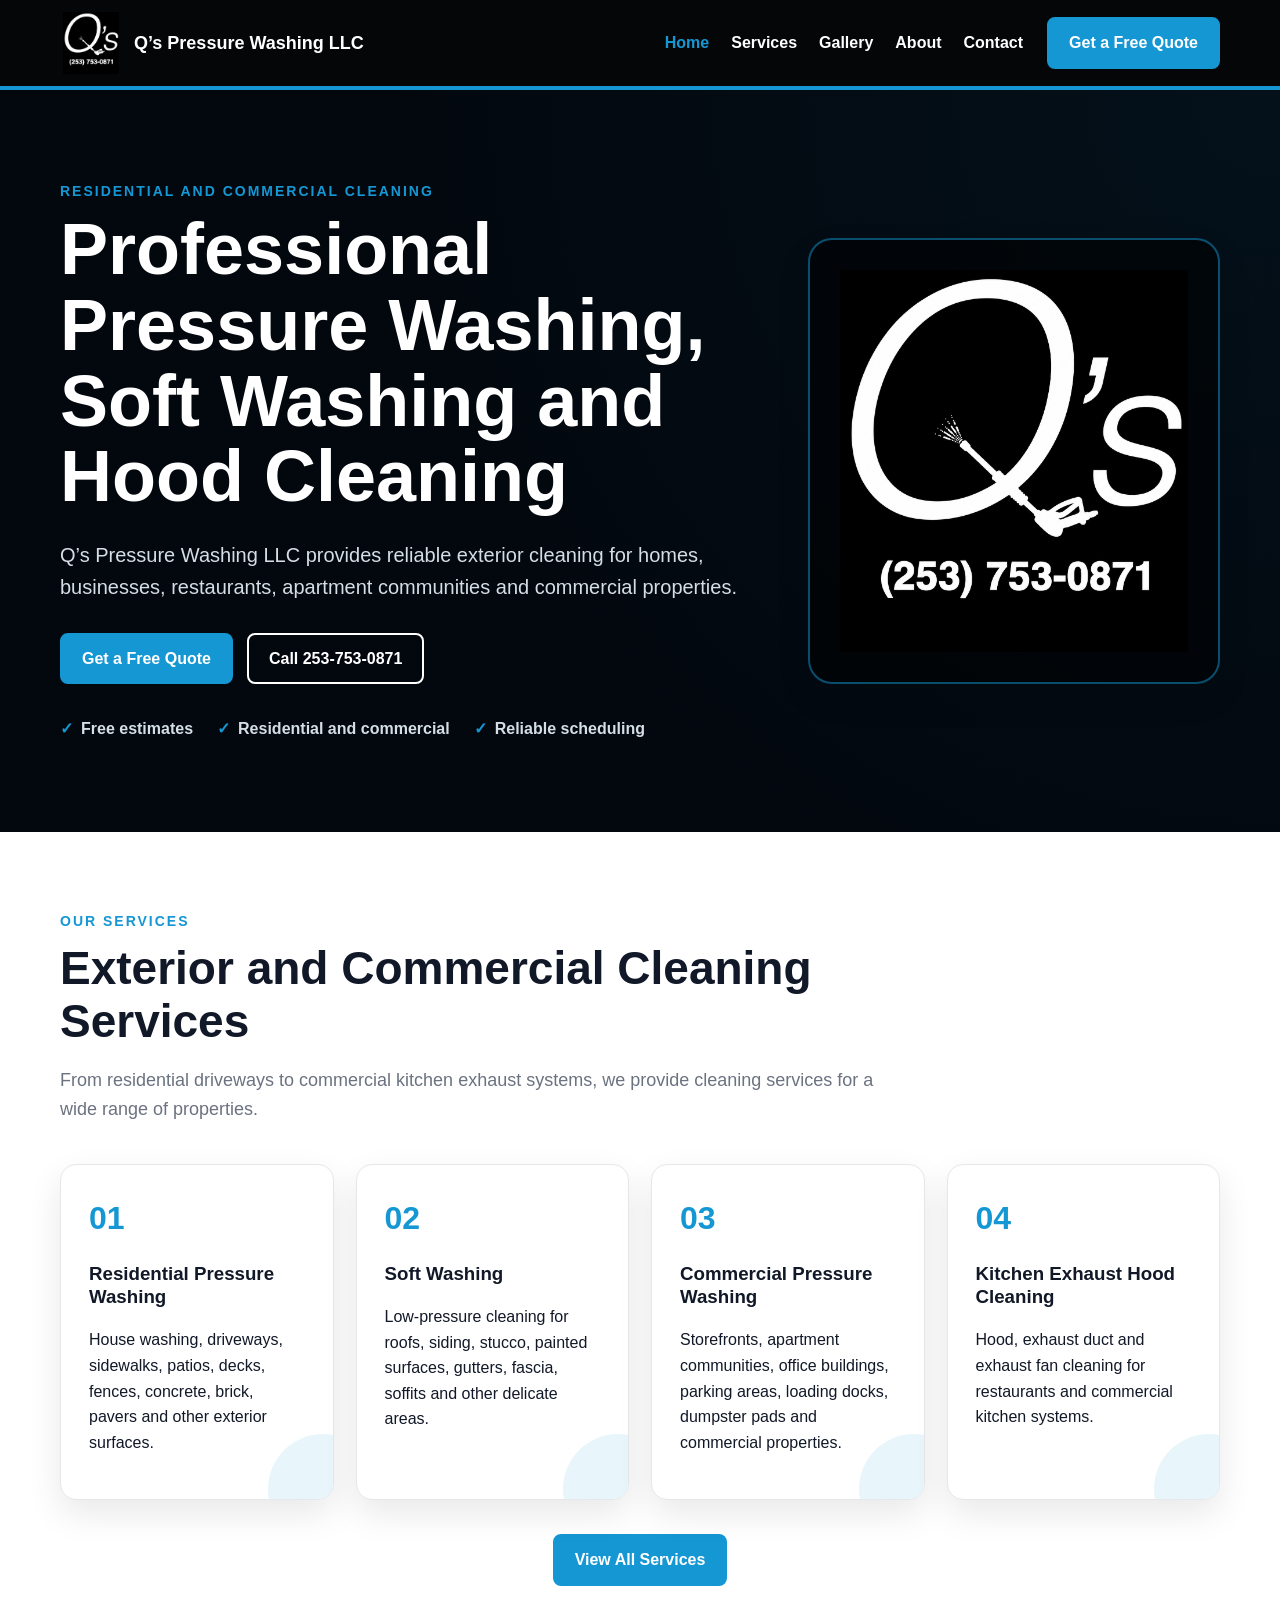
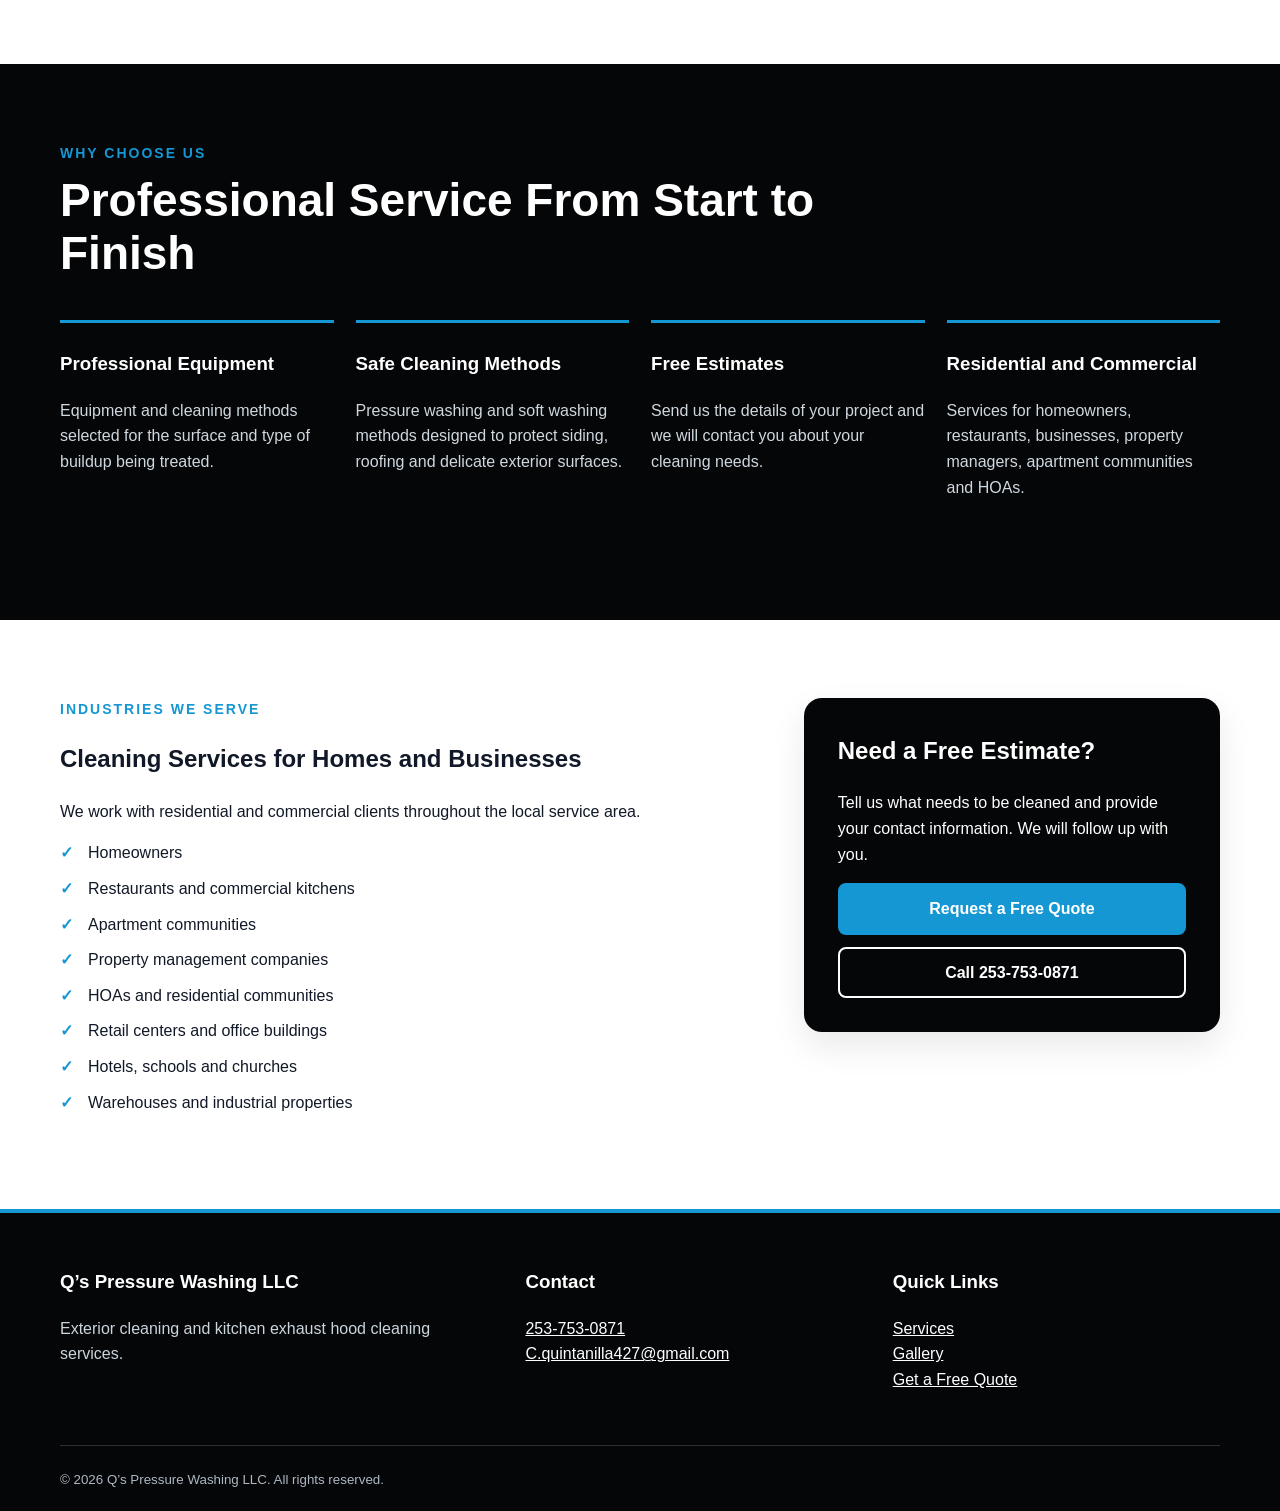
<file: index.html>
<!DOCTYPE html>
<html lang="en">
<head>
  <meta charset="UTF-8" />
  <meta name="viewport" content="width=device-width, initial-scale=1.0" />

  <title>Q’s Pressure Washing LLC | Exterior & Hood Cleaning</title>

  <meta
    name="description"
    content="Q’s Pressure Washing LLC provides residential and commercial pressure washing, soft washing, roof cleaning, concrete cleaning, and kitchen exhaust hood cleaning."
  />

  <link rel="stylesheet" href="styles.css" />
</head>

<body>
  <header class="site-header">
    <div class="container nav-container">
      <a class="brand" href="index.html">
        <img src="images/logo.png" alt="Q’s Pressure Washing LLC logo" />
        <span>Q’s Pressure Washing LLC</span>
      </a>

      <button class="menu-button" type="button" aria-label="Open navigation">
        ☰
      </button>

      <nav class="main-nav">
        <a class="active" href="index.html">Home</a>
        <a href="services.html">Services</a>
        <a href="gallery.html">Gallery</a>
        <a href="about.html">About</a>
        <a href="contact.html">Contact</a>
      </nav>

      <a class="btn primary header-quote" href="contact.html">
        Get a Free Quote
      </a>
    </div>
  </header>

  <main>
    <section class="hero">
      <div class="container hero-grid">
        <div class="hero-content">
          <p class="eyebrow">Residential and Commercial Cleaning</p>

          <h1>
            Professional Pressure Washing, Soft Washing and Hood Cleaning
          </h1>

          <p class="hero-text">
            Q’s Pressure Washing LLC provides reliable exterior cleaning for
            homes, businesses, restaurants, apartment communities and commercial
            properties.
          </p>

          <div class="button-row">
            <a class="btn primary" href="contact.html">Get a Free Quote</a>
            <a class="btn secondary" href="tel:2537530871">Call 253-753-0871</a>
          </div>

          <div class="trust-row">
            <span>Free estimates</span>
            <span>Residential and commercial</span>
            <span>Reliable scheduling</span>
          </div>
        </div>

        <div class="hero-logo-card">
          <img src="images/logo.png" alt="Q’s Pressure Washing LLC" />
        </div>
      </div>
    </section>

    <section class="section">
      <div class="container">
        <div class="section-heading">
          <p class="eyebrow">Our Services</p>
          <h2>Exterior and Commercial Cleaning Services</h2>
          <p>
            From residential driveways to commercial kitchen exhaust systems,
            we provide cleaning services for a wide range of properties.
          </p>
        </div>

        <div class="service-grid">
          <article class="card service-card">
            <div class="service-number">01</div>
            <h3>Residential Pressure Washing</h3>
            <p>
              House washing, driveways, sidewalks, patios, decks, fences,
              concrete, brick, pavers and other exterior surfaces.
            </p>
          </article>

          <article class="card service-card">
            <div class="service-number">02</div>
            <h3>Soft Washing</h3>
            <p>
              Low-pressure cleaning for roofs, siding, stucco, painted surfaces,
              gutters, fascia, soffits and other delicate areas.
            </p>
          </article>

          <article class="card service-card">
            <div class="service-number">03</div>
            <h3>Commercial Pressure Washing</h3>
            <p>
              Storefronts, apartment communities, office buildings, parking
              areas, loading docks, dumpster pads and commercial properties.
            </p>
          </article>

          <article class="card service-card">
            <div class="service-number">04</div>
            <h3>Kitchen Exhaust Hood Cleaning</h3>
            <p>
              Hood, exhaust duct and exhaust fan cleaning for restaurants and
              commercial kitchen systems.
            </p>
          </article>
        </div>

        <div class="center">
          <a class="btn primary" href="services.html">View All Services</a>
        </div>
      </div>
    </section>

    <section class="section dark-section">
      <div class="container">
        <div class="section-heading light-heading">
          <p class="eyebrow">Why Choose Us</p>
          <h2>Professional Service From Start to Finish</h2>
        </div>

        <div class="benefit-grid">
          <div class="benefit">
            <h3>Professional Equipment</h3>
            <p>
              Equipment and cleaning methods selected for the surface and type
              of buildup being treated.
            </p>
          </div>

          <div class="benefit">
            <h3>Safe Cleaning Methods</h3>
            <p>
              Pressure washing and soft washing methods designed to protect
              siding, roofing and delicate exterior surfaces.
            </p>
          </div>

          <div class="benefit">
            <h3>Free Estimates</h3>
            <p>
              Send us the details of your project and we will contact you about
              your cleaning needs.
            </p>
          </div>

          <div class="benefit">
            <h3>Residential and Commercial</h3>
            <p>
              Services for homeowners, restaurants, businesses, property
              managers, apartment communities and HOAs.
            </p>
          </div>
        </div>
      </div>
    </section>

    <section class="section">
      <div class="container split-section">
        <div>
          <p class="eyebrow">Industries We Serve</p>
          <h2>Cleaning Services for Homes and Businesses</h2>

          <p>
            We work with residential and commercial clients throughout the local
            service area.
          </p>

          <ul class="check-list">
            <li>Homeowners</li>
            <li>Restaurants and commercial kitchens</li>
            <li>Apartment communities</li>
            <li>Property management companies</li>
            <li>HOAs and residential communities</li>
            <li>Retail centers and office buildings</li>
            <li>Hotels, schools and churches</li>
            <li>Warehouses and industrial properties</li>
          </ul>
        </div>

        <div class="quote-box">
          <h2>Need a Free Estimate?</h2>

          <p>
            Tell us what needs to be cleaned and provide your contact
            information. We will follow up with you.
          </p>

          <a class="btn primary full-width" href="contact.html">
            Request a Free Quote
          </a>

          <a class="btn secondary full-width" href="tel:2537530871">
            Call 253-753-0871
          </a>
        </div>
      </div>
    </section>
  </main>

  <footer class="site-footer">
    <div class="container footer-grid">
      <div>
        <h3>Q’s Pressure Washing LLC</h3>
        <p>Exterior cleaning and kitchen exhaust hood cleaning services.</p>
      </div>

      <div>
        <h3>Contact</h3>
        <p>
          <a href="tel:2537530871">253-753-0871</a><br />
          <a href="mailto:C.quintanilla427@gmail.com">
            C.quintanilla427@gmail.com
          </a>
        </p>
      </div>

      <div>
        <h3>Quick Links</h3>
        <p>
          <a href="services.html">Services</a><br />
          <a href="gallery.html">Gallery</a><br />
          <a href="contact.html">Get a Free Quote</a>
        </p>
      </div>
    </div>

    <div class="container footer-bottom">
      <small>
        © <span id="year"></span> Q’s Pressure Washing LLC. All rights reserved.
      </small>
    </div>
  </footer>

  <a class="mobile-call-button" href="tel:2537530871">Call Now</a>

  <script src="script.js"></script>
</body>
</html>
</file>
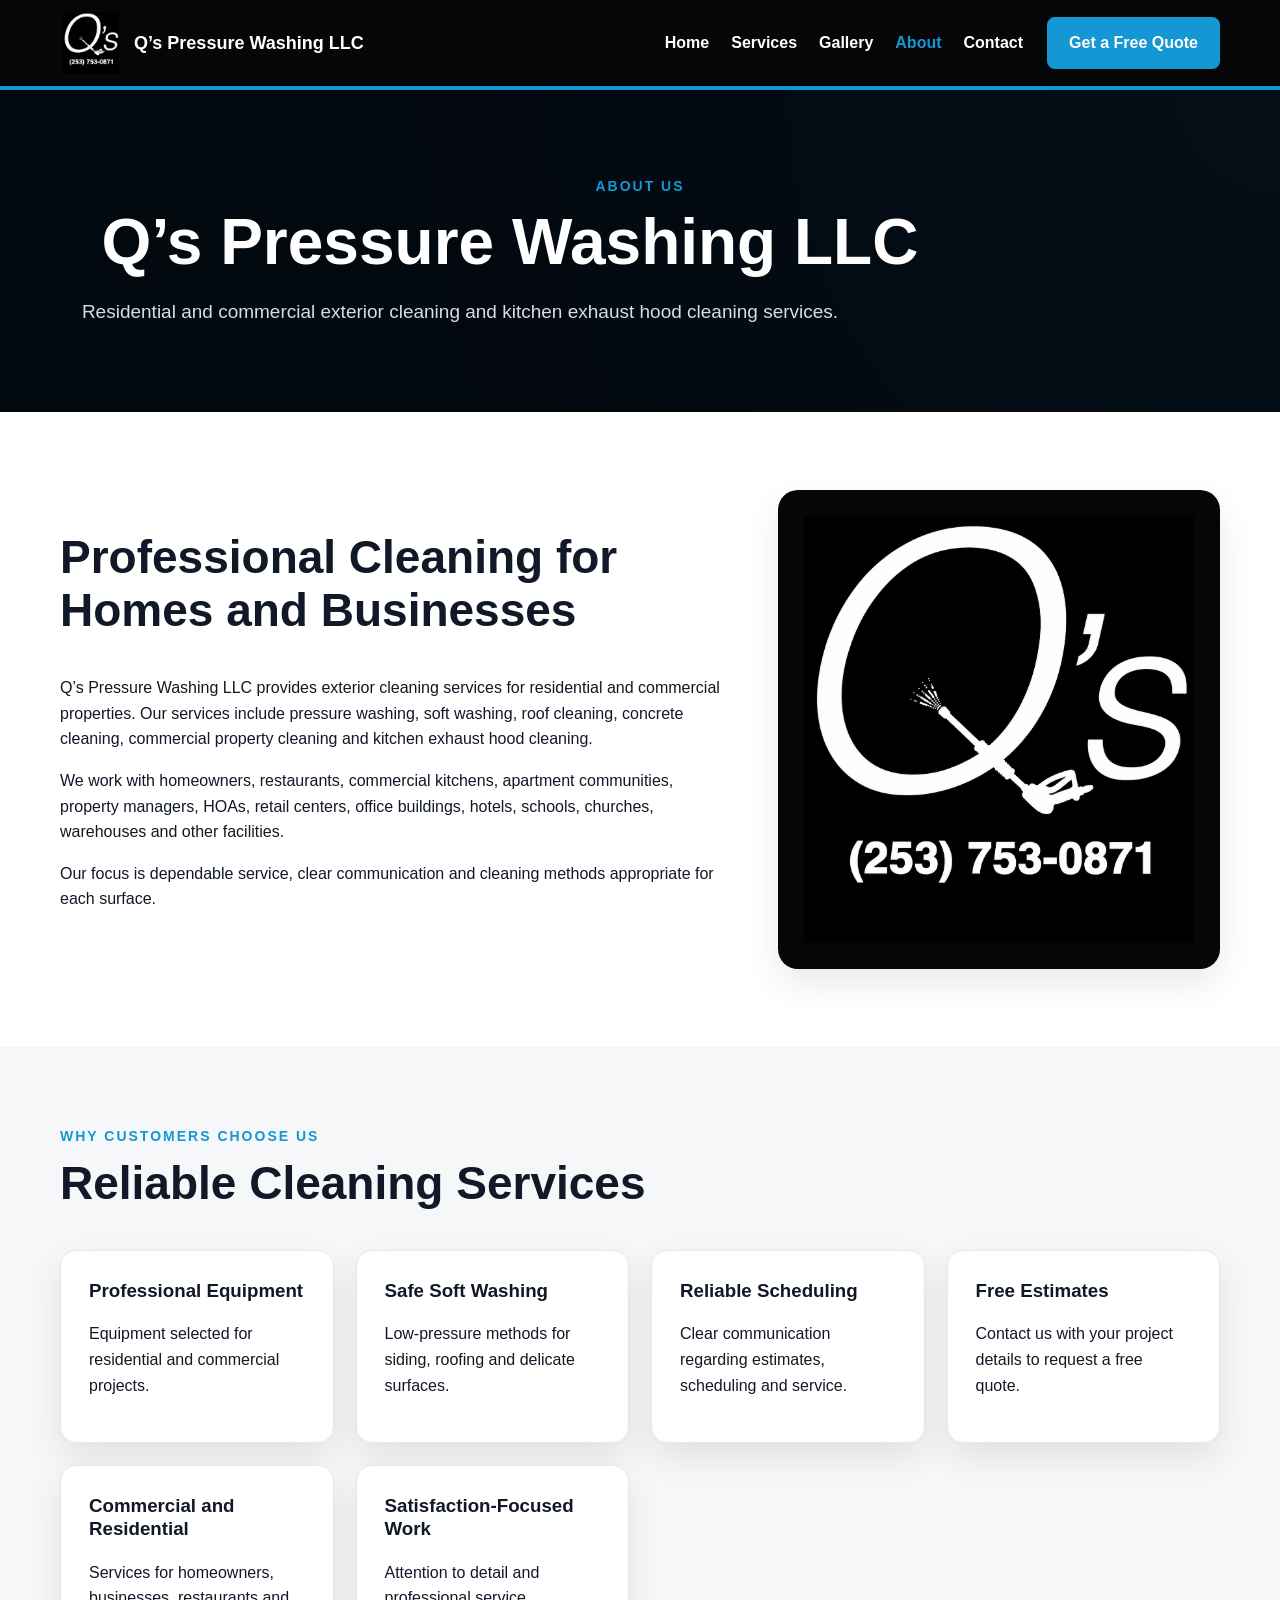
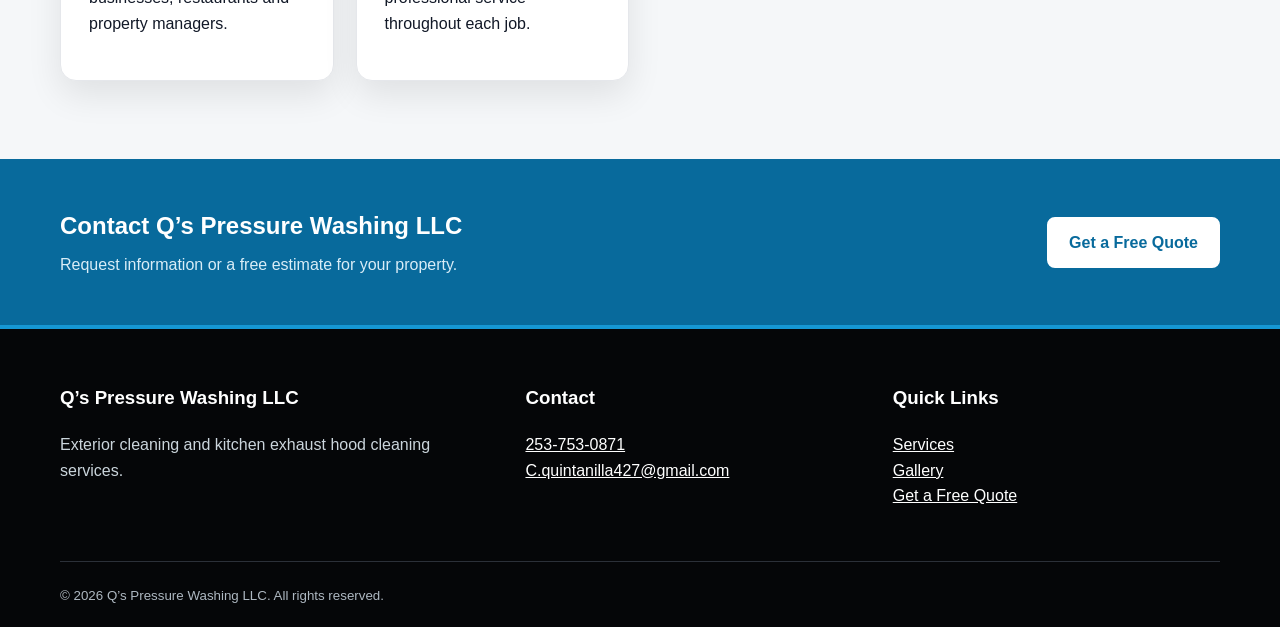
<file: about.html>
<!DOCTYPE html>
<html lang="en">
<head>
  <meta charset="UTF-8" />
  <meta name="viewport" content="width=device-width, initial-scale=1.0" />

  <title>About | Q’s Pressure Washing LLC</title>

  <meta
    name="description"
    content="Learn about Q’s Pressure Washing LLC and our residential, commercial and kitchen exhaust cleaning services."
  />

  <link rel="stylesheet" href="styles.css" />
</head>

<body>
  <header class="site-header">
    <div class="container nav-container">
      <a class="brand" href="index.html">
        <img src="images/logo.png" alt="Q’s Pressure Washing LLC logo" />
        <span>Q’s Pressure Washing LLC</span>
      </a>

      <button class="menu-button" type="button" aria-label="Open navigation">
        ☰
      </button>

      <nav class="main-nav">
        <a href="index.html">Home</a>
        <a href="services.html">Services</a>
        <a href="gallery.html">Gallery</a>
        <a class="active" href="about.html">About</a>
        <a href="contact.html">Contact</a>
      </nav>

      <a class="btn primary header-quote" href="contact.html">
        Get a Free Quote
      </a>
    </div>
  </header>

  <main>
    <section class="page-hero">
      <div class="container">
        <p class="eyebrow">About Us</p>
        <h1>Q’s Pressure Washing LLC</h1>
        <p>
          Residential and commercial exterior cleaning and kitchen exhaust hood
          cleaning services.
        </p>
      </div>
    </section>

    <section class="section">
      <div class="container about-grid">
        <div>
          <h2>Professional Cleaning for Homes and Businesses</h2>

          <p>
            Q’s Pressure Washing LLC provides exterior cleaning services for
            residential and commercial properties. Our services include
            pressure washing, soft washing, roof cleaning, concrete cleaning,
            commercial property cleaning and kitchen exhaust hood cleaning.
          </p>

          <p>
            We work with homeowners, restaurants, commercial kitchens,
            apartment communities, property managers, HOAs, retail centers,
            office buildings, hotels, schools, churches, warehouses and other
            facilities.
          </p>

          <p>
            Our focus is dependable service, clear communication and cleaning
            methods appropriate for each surface.
          </p>
        </div>

        <div class="about-logo">
          <img src="images/logo.png" alt="Q’s Pressure Washing LLC logo" />
        </div>
      </div>
    </section>

    <section class="section light-section">
      <div class="container">
        <div class="section-heading">
          <p class="eyebrow">Why Customers Choose Us</p>
          <h2>Reliable Cleaning Services</h2>
        </div>

        <div class="benefit-grid">
          <div class="card">
            <h3>Professional Equipment</h3>
            <p>Equipment selected for residential and commercial projects.</p>
          </div>

          <div class="card">
            <h3>Safe Soft Washing</h3>
            <p>
              Low-pressure methods for siding, roofing and delicate surfaces.
            </p>
          </div>

          <div class="card">
            <h3>Reliable Scheduling</h3>
            <p>
              Clear communication regarding estimates, scheduling and service.
            </p>
          </div>

          <div class="card">
            <h3>Free Estimates</h3>
            <p>
              Contact us with your project details to request a free quote.
            </p>
          </div>

          <div class="card">
            <h3>Commercial and Residential</h3>
            <p>
              Services for homeowners, businesses, restaurants and property
              managers.
            </p>
          </div>

          <div class="card">
            <h3>Satisfaction-Focused Work</h3>
            <p>
              Attention to detail and professional service throughout each job.
            </p>
          </div>
        </div>
      </div>
    </section>

    <section class="cta-section">
      <div class="container cta-content">
        <div>
          <h2>Contact Q’s Pressure Washing LLC</h2>
          <p>Request information or a free estimate for your property.</p>
        </div>

        <a class="btn primary" href="contact.html">Get a Free Quote</a>
      </div>
    </section>
  </main>

  <footer class="site-footer">
    <div class="container footer-grid">
      <div>
        <h3>Q’s Pressure Washing LLC</h3>
        <p>Exterior cleaning and kitchen exhaust hood cleaning services.</p>
      </div>

      <div>
        <h3>Contact</h3>
        <p>
          <a href="tel:2537530871">253-753-0871</a><br />
          <a href="mailto:C.quintanilla427@gmail.com">
            C.quintanilla427@gmail.com
          </a>
        </p>
      </div>

      <div>
        <h3>Quick Links</h3>
        <p>
          <a href="services.html">Services</a><br />
          <a href="gallery.html">Gallery</a><br />
          <a href="contact.html">Get a Free Quote</a>
        </p>
      </div>
    </div>

    <div class="container footer-bottom">
      <small>
        © <span id="year"></span> Q’s Pressure Washing LLC. All rights reserved.
      </small>
    </div>
  </footer>

  <a class="mobile-call-button" href="tel:2537530871">Call Now</a>

  <script src="script.js"></script>
</body>
</html>
</file>
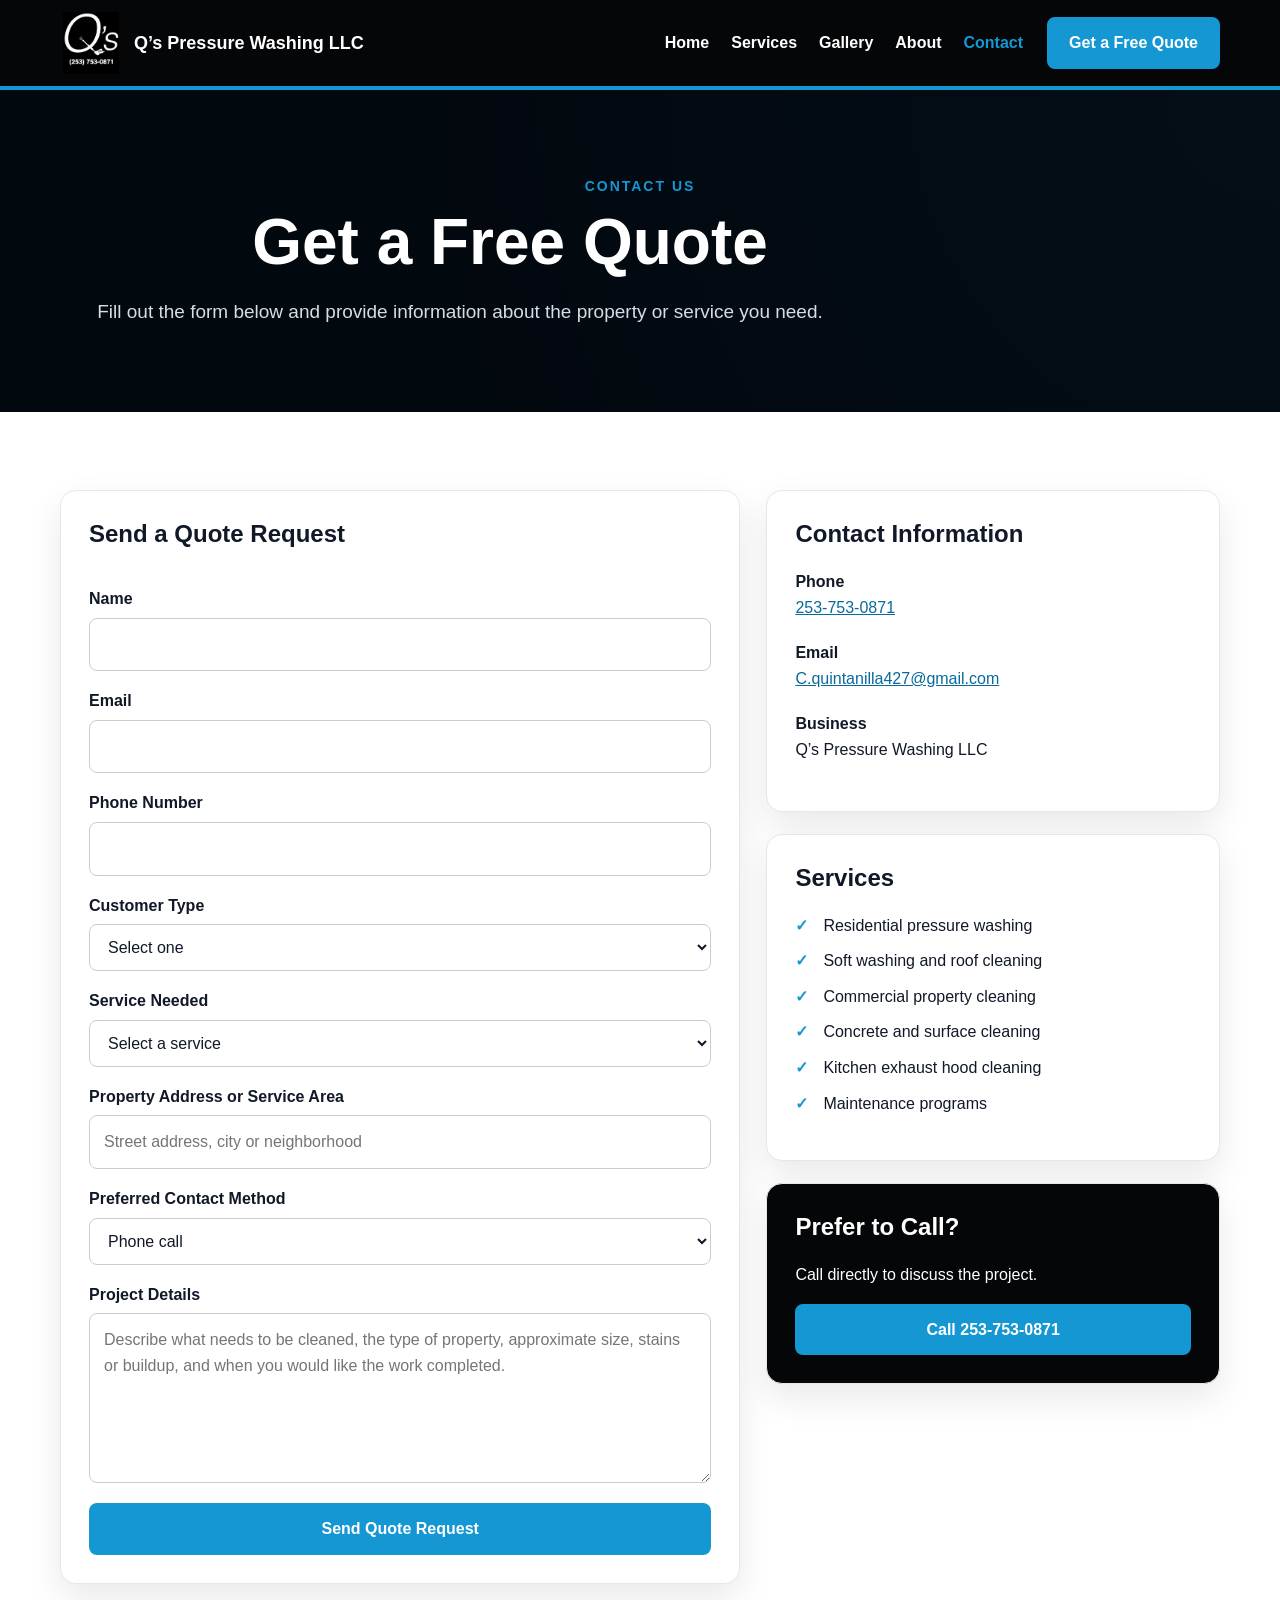
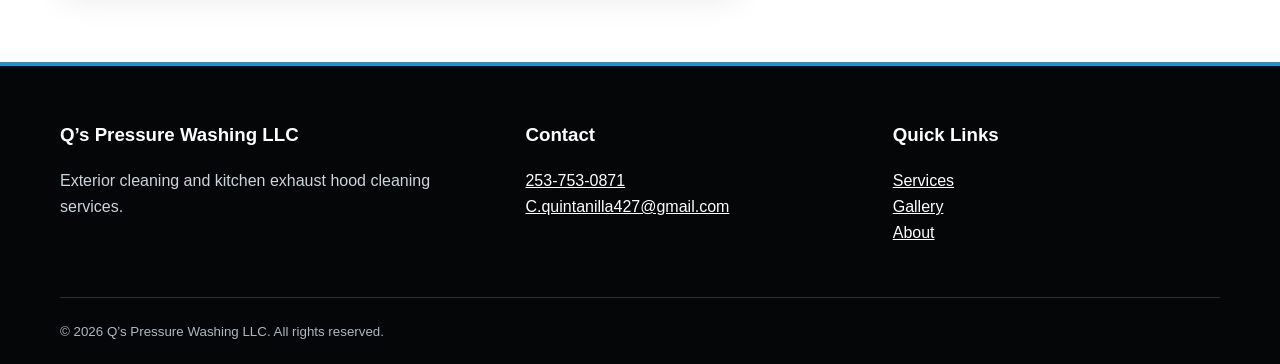
<file: contact.html>
<!DOCTYPE html>
<html lang="en">
<head>
  <meta charset="UTF-8" />
  <meta name="viewport" content="width=device-width, initial-scale=1.0" />

  <title>Contact | Q’s Pressure Washing LLC</title>

  <meta
    name="description"
    content="Contact Q’s Pressure Washing LLC for a free pressure washing, soft washing, commercial cleaning or kitchen hood cleaning estimate."
  />

  <link rel="stylesheet" href="styles.css" />
</head>

<body>
  <header class="site-header">
    <div class="container nav-container">
      <a class="brand" href="index.html">
        <img src="images/logo.png" alt="Q’s Pressure Washing LLC logo" />
        <span>Q’s Pressure Washing LLC</span>
      </a>

      <button class="menu-button" type="button" aria-label="Open navigation">
        ☰
      </button>

      <nav class="main-nav">
        <a href="index.html">Home</a>
        <a href="services.html">Services</a>
        <a href="gallery.html">Gallery</a>
        <a href="about.html">About</a>
        <a class="active" href="contact.html">Contact</a>
      </nav>

      <a class="btn primary header-quote" href="contact.html">
        Get a Free Quote
      </a>
    </div>
  </header>

  <main>
    <section class="page-hero">
      <div class="container">
        <p class="eyebrow">Contact Us</p>
        <h1>Get a Free Quote</h1>
        <p>
          Fill out the form below and provide information about the property or
          service you need.
        </p>
      </div>
    </section>

    <section class="section">
      <div class="container contact-grid">
        <div class="card form-card">
          <h2>Send a Quote Request</h2>

          <form action="https://formspree.io/f/xgawgqoa" method="POST">
            <input
              type="hidden"
              name="_subject"
              value="New quote request from Qpressurewash.com"
            />

            <label for="name">Name</label>
            <input
              id="name"
              type="text"
              name="name"
              autocomplete="name"
              required
            />

            <label for="email">Email</label>
            <input
              id="email"
              type="email"
              name="email"
              autocomplete="email"
              required
            />

            <label for="phone">Phone Number</label>
            <input
              id="phone"
              type="tel"
              name="phone"
              autocomplete="tel"
              required
            />

            <label for="customer-type">Customer Type</label>
            <select id="customer-type" name="customer_type" required>
              <option value="">Select one</option>
              <option value="Residential">Residential</option>
              <option value="Commercial">Commercial</option>
              <option value="Restaurant or commercial kitchen">
                Restaurant or commercial kitchen
              </option>
              <option value="Property management or HOA">
                Property management or HOA
              </option>
              <option value="Other">Other</option>
            </select>

            <label for="service">Service Needed</label>
            <select id="service" name="service" required>
              <option value="">Select a service</option>
              <option value="Residential pressure washing">
                Residential pressure washing
              </option>
              <option value="Soft washing">Soft washing</option>
              <option value="Roof cleaning">Roof cleaning</option>
              <option value="Commercial pressure washing">
                Commercial pressure washing
              </option>
              <option value="Kitchen exhaust hood cleaning">
                Kitchen exhaust hood cleaning
              </option>
              <option value="Restaurant cleaning">
                Restaurant cleaning
              </option>
              <option value="Concrete cleaning">Concrete cleaning</option>
              <option value="Deck or fence cleaning">
                Deck or fence cleaning
              </option>
              <option value="Gutter cleaning">Gutter cleaning</option>
              <option value="Maintenance program">
                Maintenance program
              </option>
              <option value="Other">Other</option>
            </select>

            <label for="address">Property Address or Service Area</label>
            <input
              id="address"
              type="text"
              name="address"
              placeholder="Street address, city or neighborhood"
            />

            <label for="preferred-contact">Preferred Contact Method</label>
            <select id="preferred-contact" name="preferred_contact">
              <option value="Phone call">Phone call</option>
              <option value="Text message">Text message</option>
              <option value="Email">Email</option>
            </select>

            <label for="message">Project Details</label>
            <textarea
              id="message"
              name="message"
              required
              placeholder="Describe what needs to be cleaned, the type of property, approximate size, stains or buildup, and when you would like the work completed."
            ></textarea>

            <button class="btn primary full-width" type="submit">
              Send Quote Request
            </button>
          </form>
        </div>

        <aside class="contact-sidebar">
          <div class="card">
            <h2>Contact Information</h2>

            <div class="contact-item">
              <strong>Phone</strong>
              <a href="tel:2537530871">253-753-0871</a>
            </div>

            <div class="contact-item">
              <strong>Email</strong>
              <a href="mailto:C.quintanilla427@gmail.com">
                C.quintanilla427@gmail.com
              </a>
            </div>

            <div class="contact-item">
              <strong>Business</strong>
              <span>Q’s Pressure Washing LLC</span>
            </div>
          </div>

          <div class="card">
            <h2>Services</h2>

            <ul class="check-list">
              <li>Residential pressure washing</li>
              <li>Soft washing and roof cleaning</li>
              <li>Commercial property cleaning</li>
              <li>Concrete and surface cleaning</li>
              <li>Kitchen exhaust hood cleaning</li>
              <li>Maintenance programs</li>
            </ul>
          </div>

          <div class="card contact-call-card">
            <h2>Prefer to Call?</h2>
            <p>Call directly to discuss the project.</p>

            <a class="btn primary full-width" href="tel:2537530871">
              Call 253-753-0871
            </a>
          </div>
        </aside>
      </div>
    </section>
  </main>

  <footer class="site-footer">
    <div class="container footer-grid">
      <div>
        <h3>Q’s Pressure Washing LLC</h3>
        <p>Exterior cleaning and kitchen exhaust hood cleaning services.</p>
      </div>

      <div>
        <h3>Contact</h3>
        <p>
          <a href="tel:2537530871">253-753-0871</a><br />
          <a href="mailto:C.quintanilla427@gmail.com">
            C.quintanilla427@gmail.com
          </a>
        </p>
      </div>

      <div>
        <h3>Quick Links</h3>
        <p>
          <a href="services.html">Services</a><br />
          <a href="gallery.html">Gallery</a><br />
          <a href="about.html">About</a>
        </p>
      </div>
    </div>

    <div class="container footer-bottom">
      <small>
        © <span id="year"></span> Q’s Pressure Washing LLC. All rights reserved.
      </small>
    </div>
  </footer>

  <a class="mobile-call-button" href="tel:2537530871">Call Now</a>

  <script src="script.js"></script>
</body>
</html>
</file>
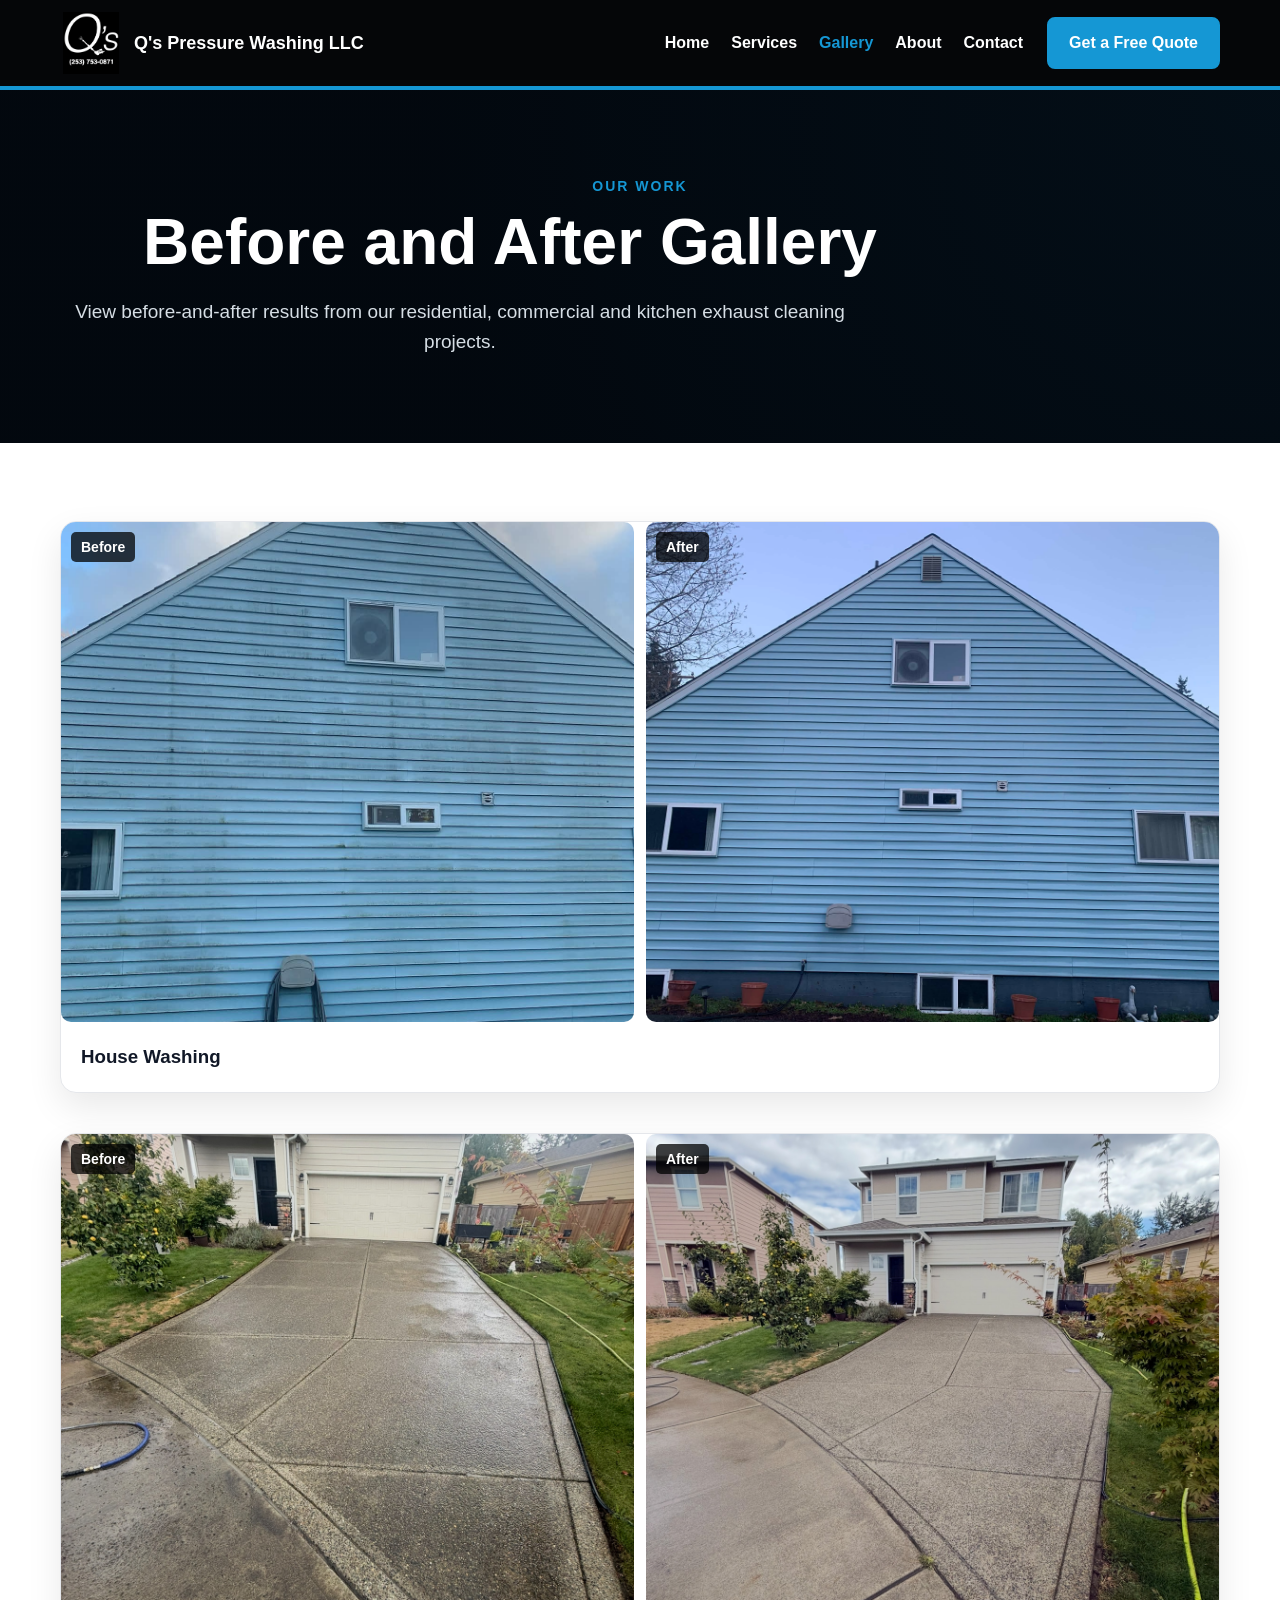
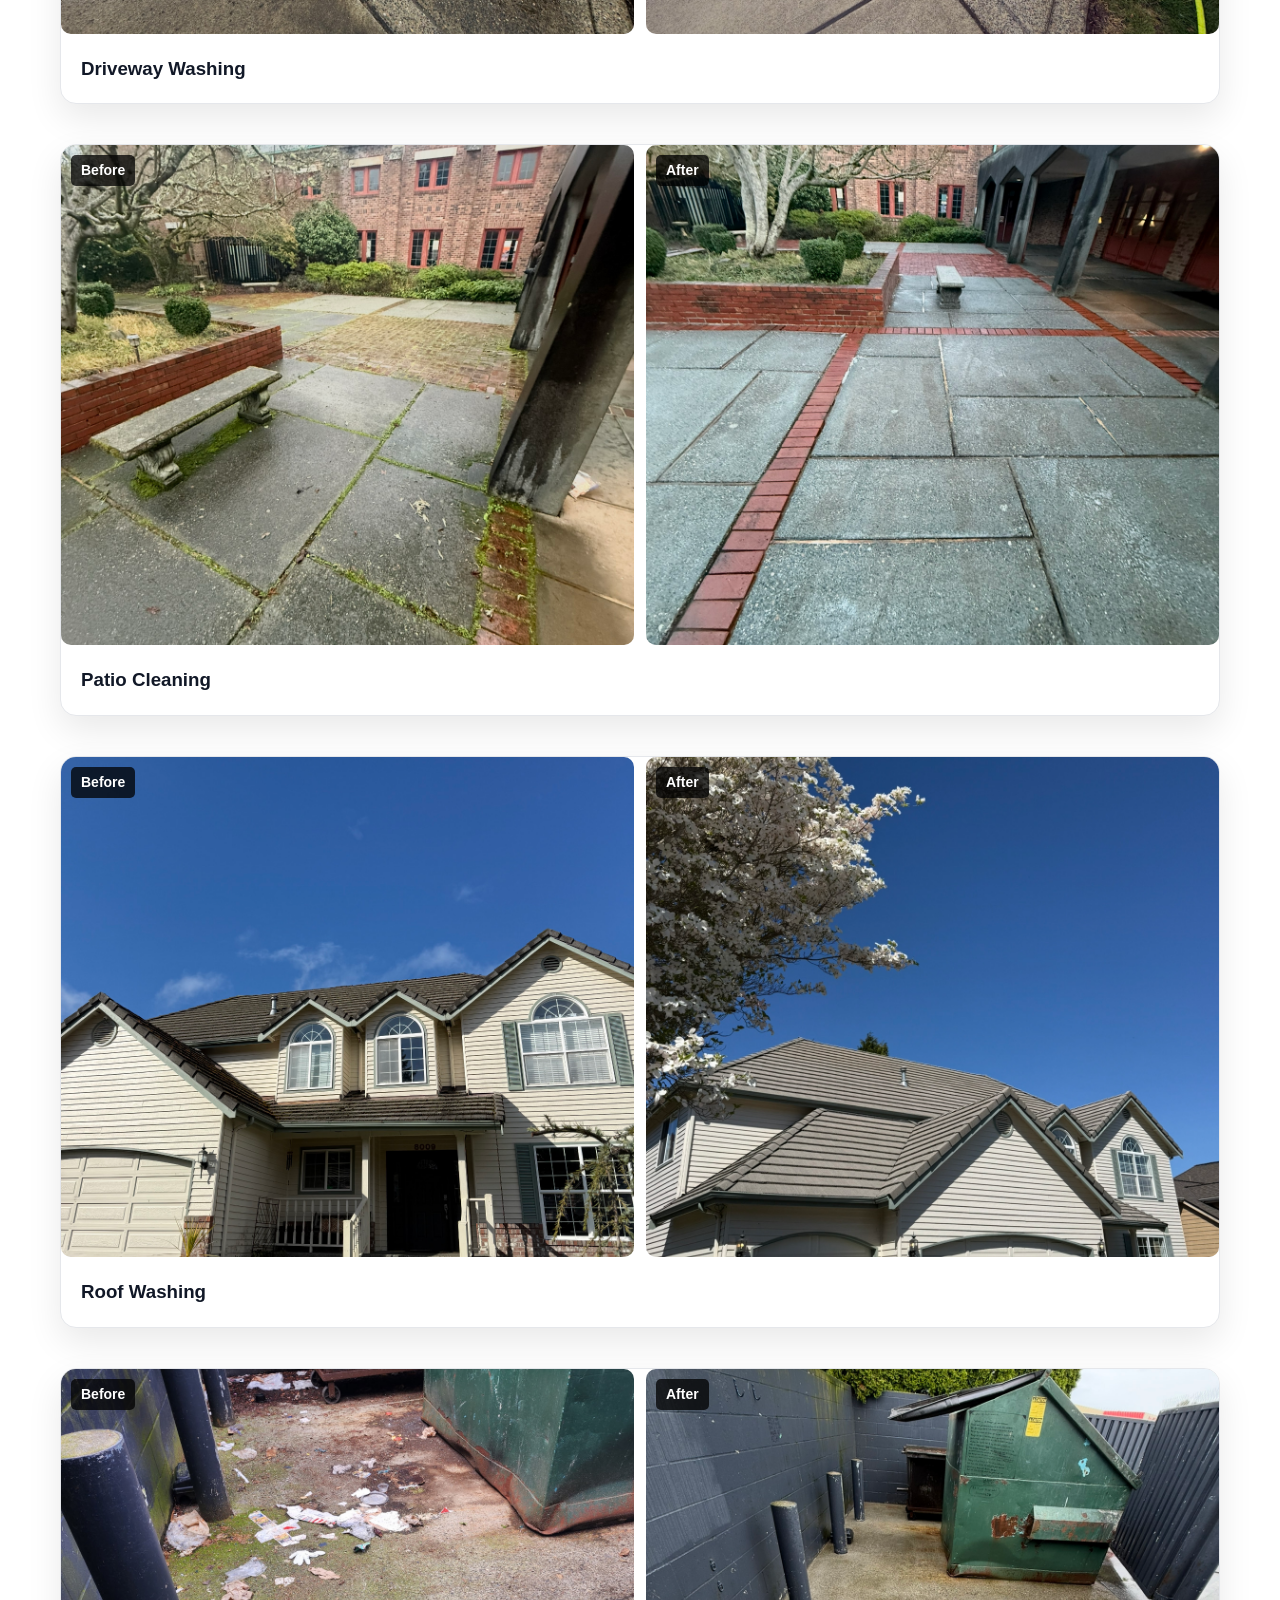
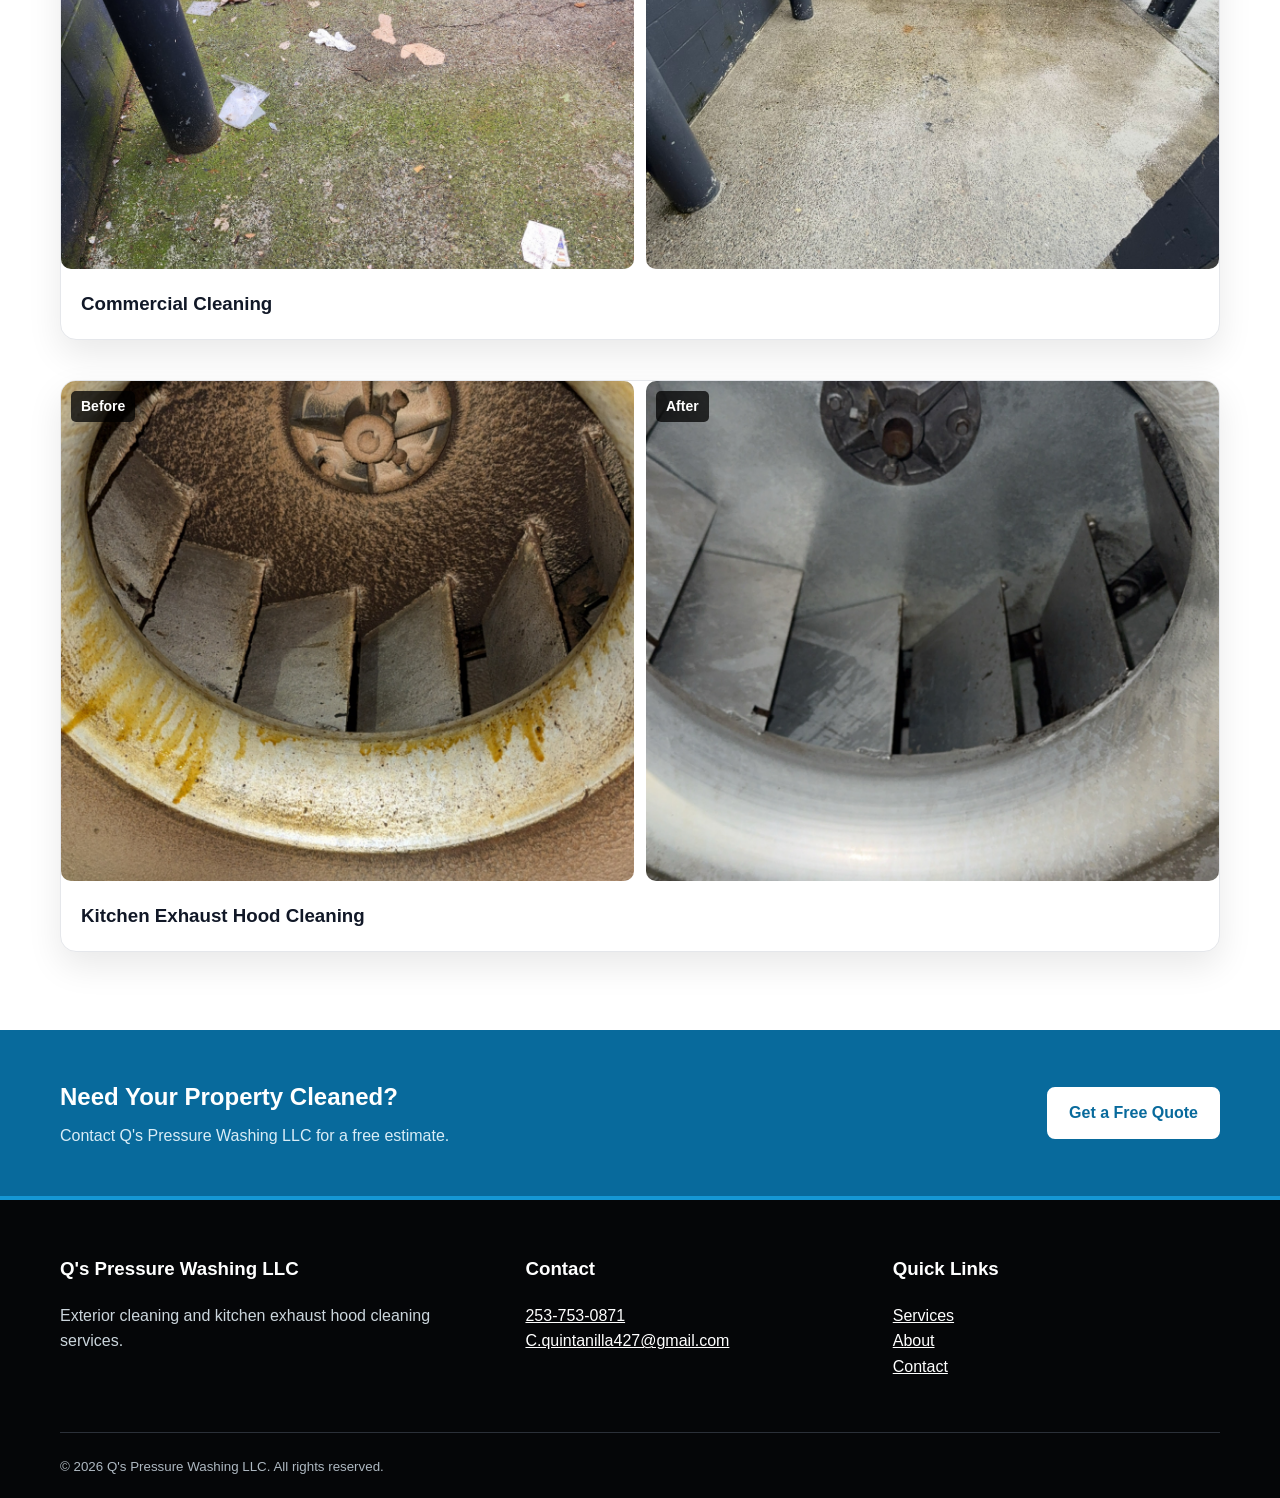
<file: gallery.html>
<!DOCTYPE html>
<html lang="en">
<head>
  <meta charset="UTF-8" />
  <meta name="viewport" content="width=device-width, initial-scale=1.0" />

  <title>Gallery | Q's Pressure Washing LLC</title>

  <meta
    name="description"
    content="View residential, commercial, concrete and kitchen exhaust cleaning work from Q's Pressure Washing LLC."
  />

  <link rel="stylesheet" href="styles.css" />
</head>

<body>

  <header class="site-header">
    <div class="container nav-container">

      <a class="brand" href="index.html">
        <img
          src="images/logo.png"
          alt="Q's Pressure Washing LLC logo"
        />
        <span>Q's Pressure Washing LLC</span>
      </a>

      <button class="menu-button" type="button">
        ☰
      </button>

      <nav class="main-nav">
        <a href="index.html">Home</a>
        <a href="services.html">Services</a>
        <a class="active" href="gallery.html">Gallery</a>
        <a href="about.html">About</a>
        <a href="contact.html">Contact</a>
      </nav>

      <a class="btn primary header-quote" href="contact.html">
        Get a Free Quote
      </a>

    </div>
  </header>

  <main>

    <section class="page-hero">
      <div class="container">

        <p class="eyebrow">OUR WORK</p>

        <h1>Before and After Gallery</h1>

        <p>
          View before-and-after results from our residential,
          commercial and kitchen exhaust cleaning projects.
        </p>

      </div>
    </section>

    <section class="section">
      <div class="container">

        <div class="gallery-grid">

          <!-- House Washing -->

          <article class="gallery-card full-width">

            <div class="before-after">

              <div class="photo">
                <img
                  src="images/before-after/house-before.jpg"
                  alt="House before pressure washing"
                />
                <span>Before</span>
              </div>

              <div class="photo">
                <img
                  src="images/before-after/house-after.jpg"
                  alt="House after pressure washing"
                />
                <span>After</span>
              </div>

            </div>

            <h3>House Washing</h3>

          </article>


          <!-- Driveway Washing -->

          <article class="gallery-card full-width">

            <div class="before-after">

              <div class="photo">
                <img
                  src="images/before-after/driveBefore.jpg"
                  alt="Driveway before pressure washing"
                />
                <span>Before</span>
              </div>

              <div class="photo">
                <img
                  src="images/before-after/driveAfter.jpg"
                  alt="Driveway after pressure washing"
                />
                <span>After</span>
              </div>

            </div>

            <h3>Driveway Washing</h3>

          </article>


          <!-- Patio Washing -->

          <article class="gallery-card full-width">

            <div class="before-after">

              <div class="photo">
                <img
                  src="images/before-after/patioBefore.jpg"
                  alt="Patio before pressure washing"
                />
                <span>Before</span>
              </div>

              <div class="photo">
                <img
                  src="images/before-after/patioAfter.jpg"
                  alt="Patio after pressure washing"
                />
                <span>After</span>
              </div>

            </div>

            <h3>Patio Cleaning</h3>

          </article>


          <!-- Roof Washing -->

          <article class="gallery-card full-width">

            <div class="before-after">

              <div class="photo">
                <img
                  src="images/before-after/roofBefore.jpg"
                  alt="Roof before soft washing"
                />
                <span>Before</span>
              </div>

              <div class="photo">
                <img
                  src="images/before-after/roofAfter.jpg"
                  alt="Roof after soft washing"
                />
                <span>After</span>
              </div>

            </div>

            <h3>Roof Washing</h3>

          </article>


          <!-- Commercial Washing -->

          <article class="gallery-card full-width">

            <div class="before-after">

              <div class="photo">
                <img
                  src="images/commercial/comBefore.jpg"
                  alt="Commercial property before pressure washing"
                />
                <span>Before</span>
              </div>

              <div class="photo">
                <img
                  src="images/commercial/comAfter.jpg"
                  alt="Commercial property after pressure washing"
                />
                <span>After</span>
              </div>

            </div>

            <h3>Commercial Cleaning</h3>

          </article>


          <!-- Hood Cleaning -->

          <article class="gallery-card full-width">

            <div class="before-after">

              <div class="photo">
                <img
                  src="images/before-after/hoodBefore.jpg"
                  alt="Kitchen exhaust hood before cleaning"
                />
                <span>Before</span>
              </div>

              <div class="photo">
                <img
                  src="images/before-after/hoodAfter.jpg"
                  alt="Kitchen exhaust hood after cleaning"
                />
                <span>After</span>
              </div>
              
            </div>

            <h3>Kitchen Exhaust Hood Cleaning</h3>

          </article>

        </div>

      </div>
    </section>


    <section class="cta-section">
      <div class="container cta-content">

        <div>
          <h2>Need Your Property Cleaned?</h2>
          <p>
            Contact Q's Pressure Washing LLC for a free estimate.
          </p>
        </div>

        <a class="btn primary" href="contact.html">
          Get a Free Quote
        </a>

      </div>
    </section>

  </main>


  <footer class="site-footer">

    <div class="container footer-grid">

      <div>
        <h3>Q's Pressure Washing LLC</h3>

        <p>
          Exterior cleaning and kitchen exhaust hood cleaning services.
        </p>
      </div>

      <div>
        <h3>Contact</h3>

        <p>
          <a href="tel:2537530871">
            253-753-0871
          </a>
          <br />

          <a href="mailto:C.quintanilla427@gmail.com">
            C.quintanilla427@gmail.com
          </a>
        </p>
      </div>

      <div>
        <h3>Quick Links</h3>

        <p>
          <a href="services.html">Services</a>
          <br />

          <a href="about.html">About</a>
          <br />

          <a href="contact.html">Contact</a>
        </p>
      </div>

    </div>

    <div class="container footer-bottom">
      <small>
        © <span id="year"></span> Q's Pressure Washing LLC.
        All rights reserved.
      </small>
    </div>

  </footer>


  <a class="mobile-call-button" href="tel:2537530871">
    Call Now
  </a>

  <script src="script.js"></script>

</body>
</html>
</file>
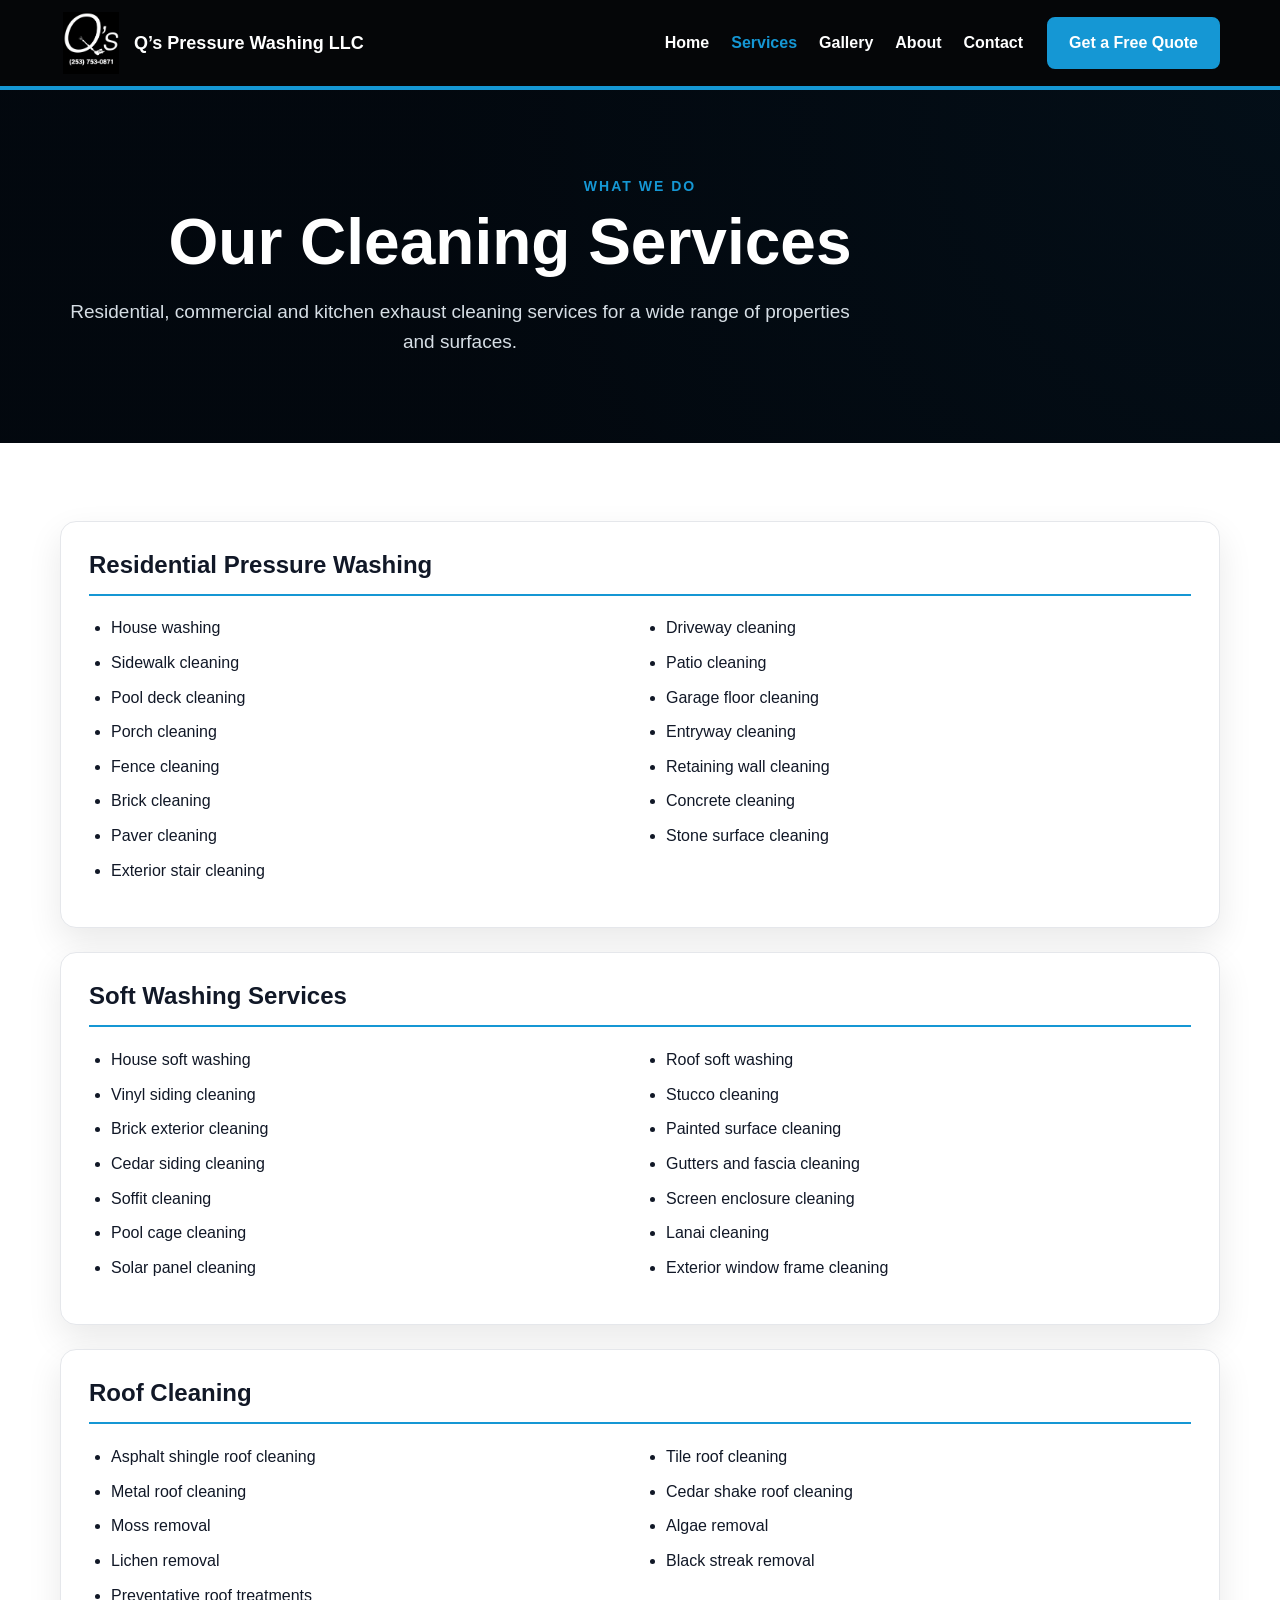
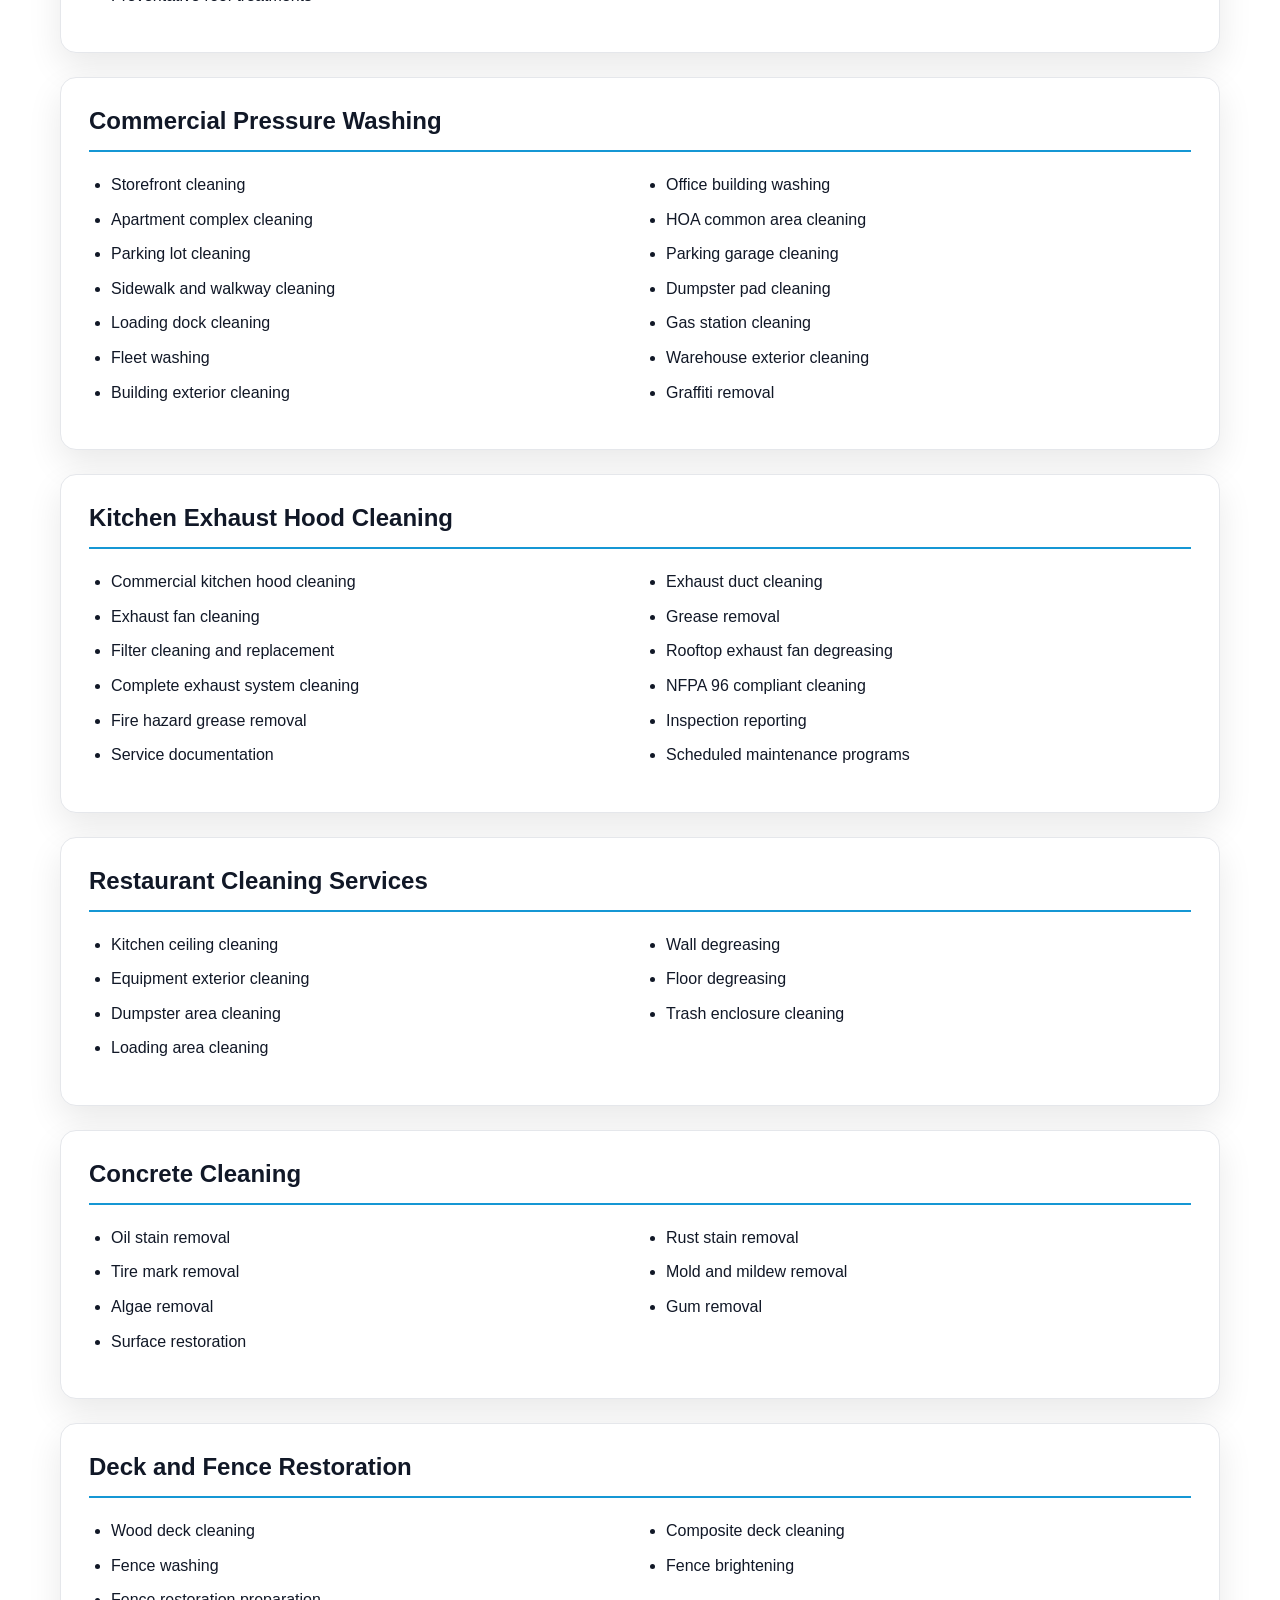
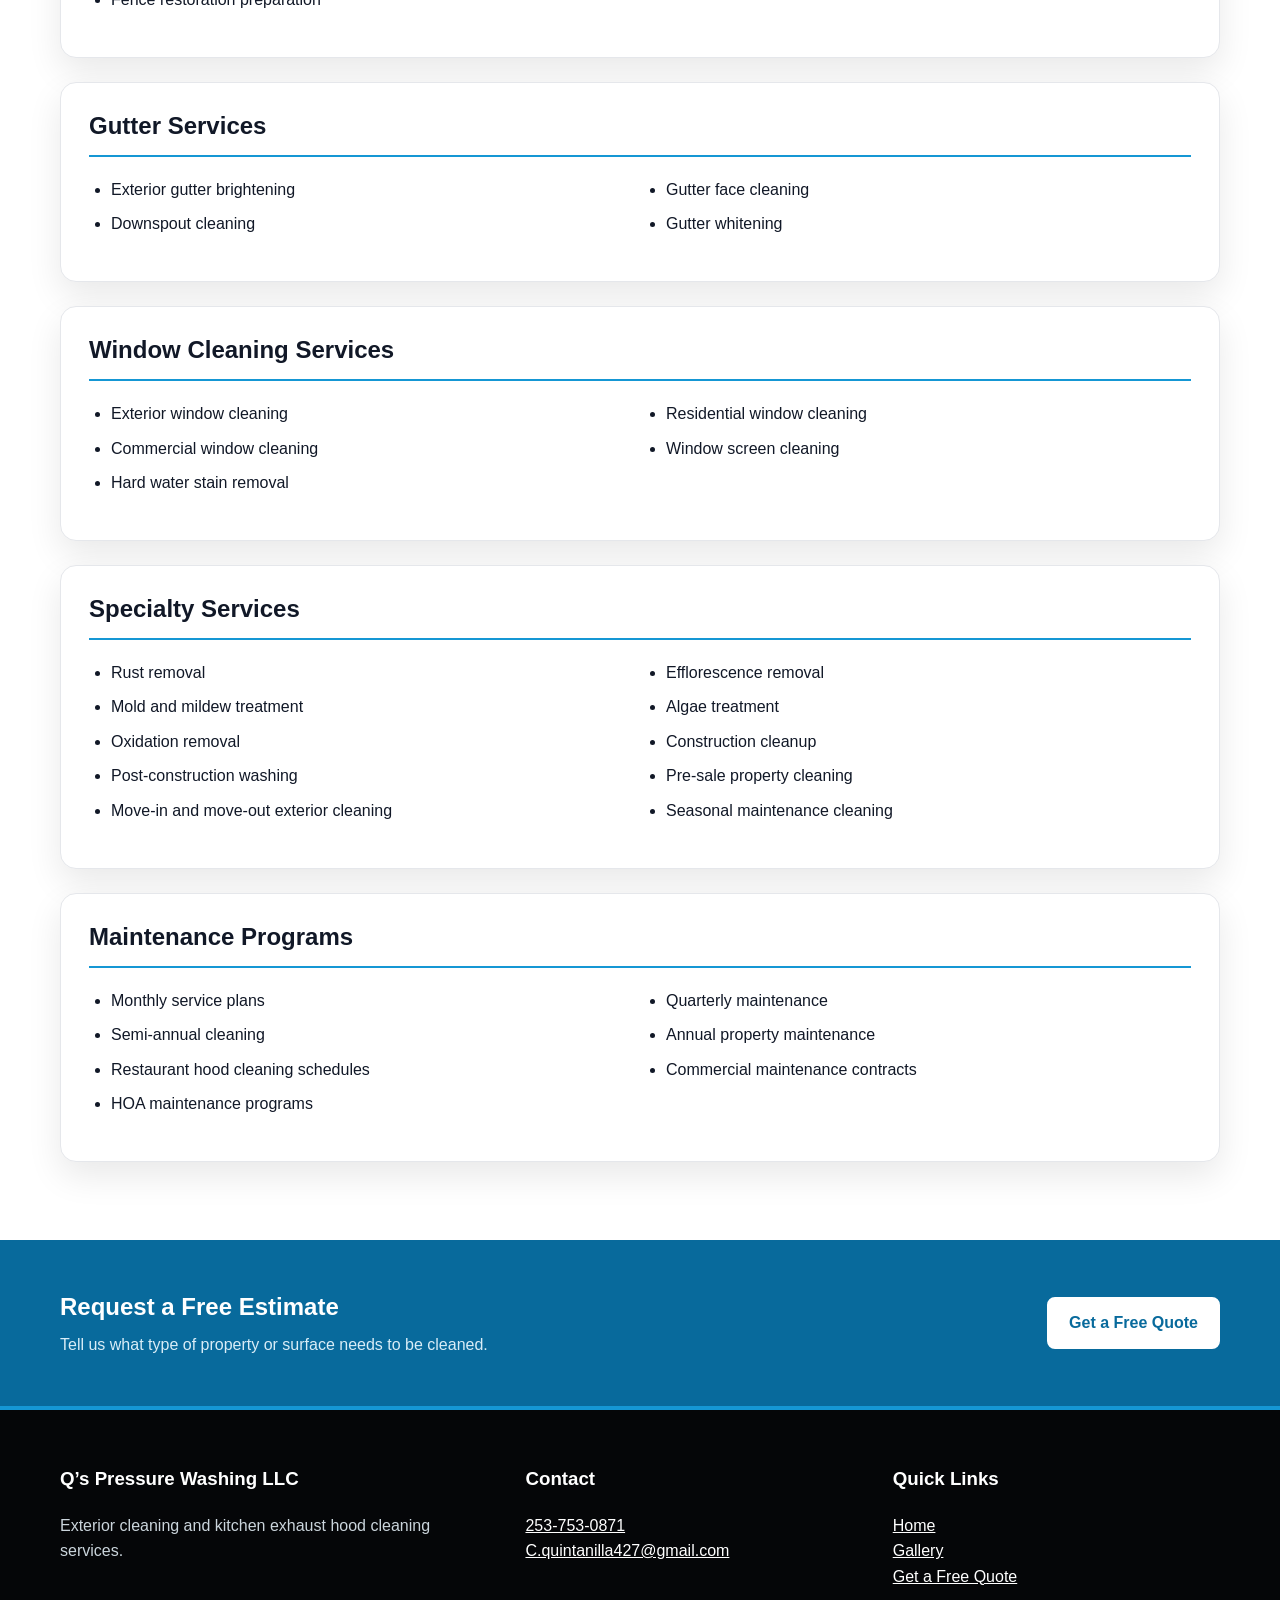
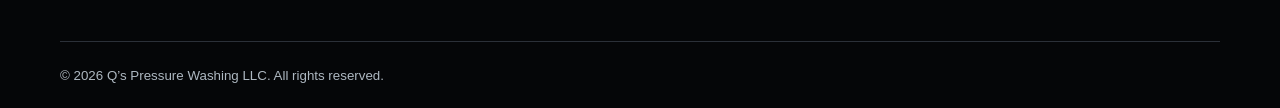
<file: services.html>
<!DOCTYPE html>
<html lang="en">
<head>
  <meta charset="UTF-8" />
  <meta name="viewport" content="width=device-width, initial-scale=1.0" />

  <title>Services | Q’s Pressure Washing LLC</title>

  <meta
    name="description"
    content="Residential pressure washing, soft washing, roof cleaning, commercial cleaning, concrete cleaning and kitchen exhaust hood cleaning services."
  />

  <link rel="stylesheet" href="styles.css" />
</head>

<body>
  <header class="site-header">
    <div class="container nav-container">
      <a class="brand" href="index.html">
        <img src="images/logo.png" alt="Q’s Pressure Washing LLC logo" />
        <span>Q’s Pressure Washing LLC</span>
      </a>

      <button class="menu-button" type="button" aria-label="Open navigation">
        ☰
      </button>

      <nav class="main-nav">
        <a href="index.html">Home</a>
        <a class="active" href="services.html">Services</a>
        <a href="gallery.html">Gallery</a>
        <a href="about.html">About</a>
        <a href="contact.html">Contact</a>
      </nav>

      <a class="btn primary header-quote" href="contact.html">
        Get a Free Quote
      </a>
    </div>
  </header>

  <main>
    <section class="page-hero">
      <div class="container">
        <p class="eyebrow">What We Do</p>
        <h1>Our Cleaning Services</h1>
        <p>
          Residential, commercial and kitchen exhaust cleaning services for a
          wide range of properties and surfaces.
        </p>
      </div>
    </section>

    <section class="section">
      <div class="container services-list">
        <article class="card detail-card">
          <h2>Residential Pressure Washing</h2>

          <ul class="two-column-list">
            <li>House washing</li>
            <li>Driveway cleaning</li>
            <li>Sidewalk cleaning</li>
            <li>Patio cleaning</li>
            <li>Pool deck cleaning</li>
            <li>Garage floor cleaning</li>
            <li>Porch cleaning</li>
            <li>Entryway cleaning</li>
            <li>Fence cleaning</li>
            <li>Retaining wall cleaning</li>
            <li>Brick cleaning</li>
            <li>Concrete cleaning</li>
            <li>Paver cleaning</li>
            <li>Stone surface cleaning</li>
            <li>Exterior stair cleaning</li>
          </ul>
        </article>

        <article class="card detail-card">
          <h2>Soft Washing Services</h2>

          <ul class="two-column-list">
            <li>House soft washing</li>
            <li>Roof soft washing</li>
            <li>Vinyl siding cleaning</li>
            <li>Stucco cleaning</li>
            <li>Brick exterior cleaning</li>
            <li>Painted surface cleaning</li>
            <li>Cedar siding cleaning</li>
            <li>Gutters and fascia cleaning</li>
            <li>Soffit cleaning</li>
            <li>Screen enclosure cleaning</li>
            <li>Pool cage cleaning</li>
            <li>Lanai cleaning</li>
            <li>Solar panel cleaning</li>
            <li>Exterior window frame cleaning</li>
          </ul>
        </article>

        <article class="card detail-card">
          <h2>Roof Cleaning</h2>

          <ul class="two-column-list">
            <li>Asphalt shingle roof cleaning</li>
            <li>Tile roof cleaning</li>
            <li>Metal roof cleaning</li>
            <li>Cedar shake roof cleaning</li>
            <li>Moss removal</li>
            <li>Algae removal</li>
            <li>Lichen removal</li>
            <li>Black streak removal</li>
            <li>Preventative roof treatments</li>
          </ul>
        </article>

        <article class="card detail-card">
          <h2>Commercial Pressure Washing</h2>

          <ul class="two-column-list">
            <li>Storefront cleaning</li>
            <li>Office building washing</li>
            <li>Apartment complex cleaning</li>
            <li>HOA common area cleaning</li>
            <li>Parking lot cleaning</li>
            <li>Parking garage cleaning</li>
            <li>Sidewalk and walkway cleaning</li>
            <li>Dumpster pad cleaning</li>
            <li>Loading dock cleaning</li>
            <li>Gas station cleaning</li>
            <li>Fleet washing</li>
            <li>Warehouse exterior cleaning</li>
            <li>Building exterior cleaning</li>
            <li>Graffiti removal</li>
          </ul>
        </article>

        <article class="card detail-card">
          <h2>Kitchen Exhaust Hood Cleaning</h2>

          <ul class="two-column-list">
            <li>Commercial kitchen hood cleaning</li>
            <li>Exhaust duct cleaning</li>
            <li>Exhaust fan cleaning</li>
            <li>Grease removal</li>
            <li>Filter cleaning and replacement</li>
            <li>Rooftop exhaust fan degreasing</li>
            <li>Complete exhaust system cleaning</li>
            <li>NFPA 96 compliant cleaning</li>
            <li>Fire hazard grease removal</li>
            <li>Inspection reporting</li>
            <li>Service documentation</li>
            <li>Scheduled maintenance programs</li>
          </ul>
        </article>

        <article class="card detail-card">
          <h2>Restaurant Cleaning Services</h2>

          <ul class="two-column-list">
            <li>Kitchen ceiling cleaning</li>
            <li>Wall degreasing</li>
            <li>Equipment exterior cleaning</li>
            <li>Floor degreasing</li>
            <li>Dumpster area cleaning</li>
            <li>Trash enclosure cleaning</li>
            <li>Loading area cleaning</li>
          </ul>
        </article>

        <article class="card detail-card">
          <h2>Concrete Cleaning</h2>

          <ul class="two-column-list">
            <li>Oil stain removal</li>
            <li>Rust stain removal</li>
            <li>Tire mark removal</li>
            <li>Mold and mildew removal</li>
            <li>Algae removal</li>
            <li>Gum removal</li>
            <li>Surface restoration</li>
          </ul>
        </article>

        <article class="card detail-card">
          <h2>Deck and Fence Restoration</h2>

          <ul class="two-column-list">
            <li>Wood deck cleaning</li>
            <li>Composite deck cleaning</li>
            <li>Fence washing</li>
            <li>Fence brightening</li>
            <li>Fence restoration preparation</li>
          </ul>
        </article>

        <article class="card detail-card">
          <h2>Gutter Services</h2>

          <ul class="two-column-list">
            <li>Exterior gutter brightening</li>
            <li>Gutter face cleaning</li>
            <li>Downspout cleaning</li>
            <li>Gutter whitening</li>
          </ul>
        </article>

        <article class="card detail-card">
          <h2>Window Cleaning Services</h2>

          <ul class="two-column-list">
            <li>Exterior window cleaning</li>
            <li>Residential window cleaning</li>
            <li>Commercial window cleaning</li>
            <li>Window screen cleaning</li>
            <li>Hard water stain removal</li>
          </ul>
        </article>

        <article class="card detail-card">
          <h2>Specialty Services</h2>

          <ul class="two-column-list">
            <li>Rust removal</li>
            <li>Efflorescence removal</li>
            <li>Mold and mildew treatment</li>
            <li>Algae treatment</li>
            <li>Oxidation removal</li>
            <li>Construction cleanup</li>
            <li>Post-construction washing</li>
            <li>Pre-sale property cleaning</li>
            <li>Move-in and move-out exterior cleaning</li>
            <li>Seasonal maintenance cleaning</li>
          </ul>
        </article>

        <article class="card detail-card">
          <h2>Maintenance Programs</h2>

          <ul class="two-column-list">
            <li>Monthly service plans</li>
            <li>Quarterly maintenance</li>
            <li>Semi-annual cleaning</li>
            <li>Annual property maintenance</li>
            <li>Restaurant hood cleaning schedules</li>
            <li>Commercial maintenance contracts</li>
            <li>HOA maintenance programs</li>
          </ul>
        </article>
      </div>
    </section>

    <section class="cta-section">
      <div class="container cta-content">
        <div>
          <h2>Request a Free Estimate</h2>
          <p>
            Tell us what type of property or surface needs to be cleaned.
          </p>
        </div>

        <a class="btn primary" href="contact.html">Get a Free Quote</a>
      </div>
    </section>
  </main>

  <footer class="site-footer">
    <div class="container footer-grid">
      <div>
        <h3>Q’s Pressure Washing LLC</h3>
        <p>Exterior cleaning and kitchen exhaust hood cleaning services.</p>
      </div>

      <div>
        <h3>Contact</h3>
        <p>
          <a href="tel:2537530871">253-753-0871</a><br />
          <a href="mailto:C.quintanilla427@gmail.com">
            C.quintanilla427@gmail.com
          </a>
        </p>
      </div>

      <div>
        <h3>Quick Links</h3>
        <p>
          <a href="index.html">Home</a><br />
          <a href="gallery.html">Gallery</a><br />
          <a href="contact.html">Get a Free Quote</a>
        </p>
      </div>
    </div>

    <div class="container footer-bottom">
      <small>
        © <span id="year"></span> Q’s Pressure Washing LLC. All rights reserved.
      </small>
    </div>
  </footer>

  <a class="mobile-call-button" href="tel:2537530871">Call Now</a>

  <script src="script.js"></script>
</body>
</html>
</file>
<file: styles.css>
:root {
  --blue: #1597d4;
  --blue-dark: #086a9c;
  --blue-light: #e8f6fc;
  --black: #050608;
  --dark: #111827;
  --gray-dark: #374151;
  --gray: #6b7280;
  --gray-light: #e5e7eb;
  --background: #f5f7f9;
  --white: #ffffff;
  --shadow: 0 14px 35px rgba(0, 0, 0, 0.09);
}

* {
  box-sizing: border-box;
}

html {
  scroll-behavior: smooth;
}

body {
  margin: 0;
  background: var(--white);
  color: var(--dark);
  font-family: Arial, Helvetica, sans-serif;
  line-height: 1.6;
}

img {
  max-width: 100%;
  display: block;
}

a {
  color: inherit;
}

button,
input,
select,
textarea {
  font: inherit;
}

.container {
  width: min(1160px, 92%);
  margin: 0 auto;
}

.site-header {
  position: sticky;
  top: 0;
  z-index: 1000;
  background: var(--black);
  border-bottom: 4px solid var(--blue);
}

.nav-container {
  min-height: 86px;
  display: flex;
  align-items: center;
  gap: 24px;
}

.brand {
  display: flex;
  align-items: center;
  gap: 12px;
  color: var(--white);
  font-size: 18px;
  font-weight: 800;
  text-decoration: none;
  white-space: nowrap;
}

.brand img {
  width: 62px;
  height: 62px;
  object-fit: contain;
}

.main-nav {
  display: flex;
  align-items: center;
  gap: 22px;
  margin-left: auto;
}

.main-nav a {
  color: var(--white);
  font-weight: 700;
  text-decoration: none;
  transition: color 0.2s ease;
}

.main-nav a:hover,
.main-nav a.active {
  color: var(--blue);
}

.menu-button {
  display: none;
  margin-left: auto;
  padding: 8px 12px;
  border: 1px solid var(--gray-dark);
  border-radius: 8px;
  background: transparent;
  color: var(--white);
  font-size: 26px;
  cursor: pointer;
}

.btn {
  display: inline-flex;
  align-items: center;
  justify-content: center;
  min-height: 48px;
  padding: 11px 20px;
  border: 2px solid var(--blue);
  border-radius: 8px;
  background: transparent;
  color: var(--blue);
  font-weight: 800;
  text-align: center;
  text-decoration: none;
  cursor: pointer;
  transition:
    background 0.2s ease,
    border-color 0.2s ease,
    color 0.2s ease,
    transform 0.2s ease;
}

.btn:hover {
  transform: translateY(-1px);
}

.btn.primary {
  background: var(--blue);
  color: var(--white);
}

.btn.primary:hover {
  background: var(--blue-dark);
  border-color: var(--blue-dark);
}

.btn.secondary {
  border-color: var(--white);
  color: var(--white);
}

.btn.secondary:hover {
  background: var(--white);
  color: var(--black);
}

.full-width {
  width: 100%;
}

.header-quote {
  white-space: nowrap;
}

.hero {
  min-height: 680px;
  display: flex;
  align-items: center;
  background:
    linear-gradient(rgba(2, 8, 15, 0.87), rgba(2, 8, 15, 0.87)),
    radial-gradient(circle at top right, #124b68, #050608 60%);
  color: var(--white);
}

.hero-grid {
  display: grid;
  grid-template-columns: 1.25fr 0.75fr;
  align-items: center;
  gap: 60px;
  padding: 90px 0;
}

.hero-content h1 {
  max-width: 820px;
  margin: 0 0 24px;
  font-size: clamp(42px, 6vw, 72px);
  line-height: 1.05;
}

.hero-text {
  max-width: 760px;
  margin-bottom: 30px;
  color: #d6dee5;
  font-size: 20px;
}

.eyebrow {
  margin: 0 0 10px;
  color: var(--blue);
  font-size: 14px;
  font-weight: 900;
  letter-spacing: 2px;
  text-transform: uppercase;
}

.button-row {
  display: flex;
  flex-wrap: wrap;
  gap: 14px;
}

.trust-row {
  display: flex;
  flex-wrap: wrap;
  gap: 10px 24px;
  margin-top: 32px;
  color: #d6dee5;
  font-weight: 700;
}

.trust-row span::before {
  content: "✓";
  margin-right: 8px;
  color: var(--blue);
}

.hero-logo-card {
  padding: 30px;
  border: 2px solid rgba(21, 151, 212, 0.5);
  border-radius: 24px;
  background: rgba(0, 0, 0, 0.55);
  box-shadow: var(--shadow);
}

.hero-logo-card img {
  width: 100%;
  max-height: 500px;
  object-fit: contain;
}

.page-hero {
    text-align: center;
  padding: 85px 0;
  background:
    linear-gradient(rgba(2, 8, 15, 0.9), rgba(2, 8, 15, 0.9)),
    radial-gradient(circle at top right, #124b68, #050608 65%);
  color: var(--white);
}

.page-hero h1 {
  max-width: 900px;
  margin: 0 0 16px;
  font-size: clamp(40px, 6vw, 64px);
  line-height: 1.1;
}

.page-hero p:last-child {
  max-width: 800px;
  margin-bottom: 0;
  color: #d6dee5;
  font-size: 19px;
}

.section {
  padding: 78px 0;
}

.section-heading {
  max-width: 820px;
  margin-bottom: 40px;
}

.section-heading h2 {
  margin: 0 0 14px;
  font-size: clamp(32px, 4vw, 46px);
  line-height: 1.15;
}

.section-heading p:last-child {
  color: var(--gray);
  font-size: 18px;
}

.service-grid {
  display: grid;
  grid-template-columns: repeat(4, 1fr);
  gap: 22px;
}

.card {
  padding: 28px;
  border: 1px solid var(--gray-light);
  border-radius: 16px;
  background: var(--white);
  box-shadow: var(--shadow);
}

.card h2,
.card h3 {
  margin-top: 0;
  line-height: 1.25;
}

.service-card {
  position: relative;
  overflow: hidden;
}

.service-number {
  margin-bottom: 18px;
  color: var(--blue);
  font-size: 32px;
  font-weight: 900;
}

.service-card::after {
  content: "";
  position: absolute;
  right: -45px;
  bottom: -45px;
  width: 110px;
  height: 110px;
  border-radius: 50%;
  background: var(--blue-light);
}

.center {
  margin-top: 34px;
  text-align: center;
}

.dark-section {
  background: var(--black);
  color: var(--white);
}

.light-heading p:last-child {
  color: #d6dee5;
}

.benefit-grid {
  display: grid;
  grid-template-columns: repeat(4, 1fr);
  gap: 22px;
}

.benefit {
  padding: 26px 0;
  border-top: 3px solid var(--blue);
}

.benefit h3 {
  margin-top: 0;
}

.benefit p {
  color: #cfd8df;
}

.split-section {
  display: grid;
  grid-template-columns: 1.25fr 0.75fr;
  gap: 50px;
  align-items: start;
}

.check-list {
  padding: 0;
  list-style: none;
}

.check-list li {
  position: relative;
  margin-bottom: 10px;
  padding-left: 28px;
}

.check-list li::before {
  content: "✓";
  position: absolute;
  left: 0;
  color: var(--blue);
  font-weight: 900;
}

.quote-box {
  padding: 34px;
  border-radius: 18px;
  background: var(--black);
  color: var(--white);
  box-shadow: var(--shadow);
}

.quote-box h2 {
  margin-top: 0;
}

.quote-box .btn + .btn {
  margin-top: 12px;
}

.services-list {
  display: grid;
  gap: 24px;
}

.detail-card h2 {
  padding-bottom: 14px;
  border-bottom: 2px solid var(--blue);
}

.two-column-list {
  display: grid;
  grid-template-columns: repeat(2, 1fr);
  gap: 9px 30px;
  padding-left: 22px;
}

.light-section {
  background: var(--background);
}

.about-grid {
  display: grid;
  grid-template-columns: 1.2fr 0.8fr;
  gap: 55px;
  align-items: center;
}

.about-grid h2 {
  margin-top: 0;
  font-size: clamp(32px, 4vw, 46px);
  line-height: 1.15;
}

.about-logo {
  padding: 26px;
  border-radius: 20px;
  background: var(--black);
  box-shadow: var(--shadow);
}

.gallery-grid {
  display: grid;
  grid-template-columns: repeat(2, minmax(0, 1fr));
  gap: 40px;
}
.gallery-card.full-width {
    grid-column: 1 / -1;
}

.gallery-card {
  overflow: hidden;
  border: 1px solid var(--gray-light);
  border-radius: 16px;
  background: var(--white);
  box-shadow: var(--shadow);
}

.gallery-card h3 {
  margin: 0;
  padding: 20px;
}

.gallery-card > img {
  width: 100%;
  height: 300px;
  object-fit: cover;
}

.gallery-placeholder {
  min-height: 500px;
  display: flex;
  align-items: center;
  justify-content: center;
  padding: 30px;
  background:
    linear-gradient(
      135deg,
      var(--blue-light),
      var(--background)
    );
  color: var(--gray);
  font-weight: 800;
  text-align: center;
}

.gallery-note {
  margin-top: 50px;
  padding: 30px;
  border-left: 5px solid var(--blue);
  background: var(--background);
}

.gallery-card {
    min-width: 0;
}


  /* ===========================
     Before/After
=========================== */

.before-after {
    display: grid;
    grid-template-columns: 1fr 1fr;
    gap: 12px;
    width: 100%;

}

.photo {
    position: relative;
    overflow: hidden;
    border-radius: 10px;
}

.photo img {
    width: 100%;
    height: 500px;
    object-fit: cover;
    display: block;
}

.photo span {
    position: absolute;
    top: 10px;
    left: 10px;
    background: rgba(0, 0, 0, 0.75);
    color: white;
    padding: 4px 10px;
    border-radius: 5px;
    font-size: 14px;
    font-weight: bold;
}

pre {
  overflow-x: auto;
  padding: 18px;
  border-radius: 8px;
  background: var(--black);
  color: var(--white);
}

.contact-grid {
  display: grid;
  grid-template-columns: 1.2fr 0.8fr;
  gap: 26px;
  align-items: start;
}

.contact-sidebar {
  display: grid;
  gap: 22px;
}

.contact-item {
  display: flex;
  flex-direction: column;
  margin-bottom: 20px;
}

.contact-item a {
  color: var(--blue-dark);
  overflow-wrap: anywhere;
}

.contact-call-card {
  background: var(--black);
  color: var(--white);
}

form {
  display: grid;
}

label {
  margin: 17px 0 6px;
  font-weight: 800;
}

input,
select,
textarea {
  width: 100%;
  padding: 13px 14px;
  border: 1px solid #c7cdd3;
  border-radius: 8px;
  background: var(--white);
  color: var(--dark);
}

input:focus,
select:focus,
textarea:focus {
  outline: 3px solid rgba(21, 151, 212, 0.18);
  border-color: var(--blue);
}

textarea {
  min-height: 170px;
  margin-bottom: 20px;
  resize: vertical;
}

.cta-section {
  padding: 48px 0;
  background: var(--blue-dark);
  color: var(--white);
}

.cta-content {
  display: flex;
  align-items: center;
  justify-content: space-between;
  gap: 30px;
}

.cta-content h2 {
  margin: 0 0 6px;
}

.cta-content p {
  margin: 0;
  color: #d9edf7;
}

.cta-content .btn.primary {
  border-color: var(--white);
  background: var(--white);
  color: var(--blue-dark);
  white-space: nowrap;
}

.site-footer {
  padding: 54px 0 20px;
  background: var(--black);
  color: var(--white);
  border-top: 4px solid var(--blue);
}

.footer-grid {
  display: grid;
  grid-template-columns: 1.3fr 1fr 1fr;
  gap: 40px;
}

.site-footer h3 {
  margin-top: 0;
}

.site-footer p {
  color: #cbd5dc;
}

.site-footer a {
  color: var(--white);
}

.footer-bottom {
  margin-top: 36px;
  padding-top: 20px;
  border-top: 1px solid #2b3038;
  color: #aeb8c1;
}

.mobile-call-button {
  display: none;
}

@media (max-width: 1050px) {
  .header-quote {
    display: none;
  }

  .service-grid,
  .benefit-grid {
    grid-template-columns: repeat(2, 1fr);
  }

  .hero-grid,
  .split-section,
  .about-grid,
  .contact-grid {
    grid-template-columns: 1fr;
  }

  .hero-logo-card {
    max-width: 600px;
  }
}

@media (max-width: 780px) {
  body {
    padding-bottom: 64px;
  }

  .nav-container {
    flex-wrap: wrap;
  }

  .menu-button {
    display: block;
  }

  .main-nav {
    display: none;
    width: 100%;
    margin-left: 0;
    padding: 14px 0 20px;
    flex-direction: column;
    align-items: flex-start;
  }

  .main-nav.open {
    display: flex;
  }

  .hero {
    min-height: auto;
  }

  .hero-grid {
    padding: 70px 0;
  }

  .hero-content h1 {
    font-size: 44px;
  }

  .gallery-grid {
    grid-template-columns: repeat(2, 1fr);
  }

  .two-column-list {
    grid-template-columns: 1fr;
  }

  .cta-content {
    flex-direction: column;
    align-items: flex-start;
  }

  .footer-grid {
    grid-template-columns: 1fr;
  }

  .mobile-call-button {
    position: fixed;
    right: 14px;
    bottom: 12px;
    left: 14px;
    z-index: 1200;
    display: flex;
    align-items: center;
    justify-content: center;
    min-height: 50px;
    border-radius: 9px;
    background: var(--blue);
    color: var(--white);
    font-weight: 900;
    text-decoration: none;
    box-shadow: 0 8px 24px rgba(0, 0, 0, 0.25);
  }
}

@media (max-width: 560px) {
  .brand span {
    display: none;
  }

  .brand img {
    width: 58px;
    height: 58px;
  }

  .hero-content h1 {
    font-size: 37px;
  }

  .hero-text {
    font-size: 18px;
  }

  .button-row {
    flex-direction: column;
  }

  .button-row .btn {
    width: 100%;
  }

  .service-grid,
  .benefit-grid,
  .gallery-grid {
    grid-template-columns: 1fr;
  }

  .section {
    padding: 58px 0;
  }

  .card {
    padding: 22px;
  }

  .before-after {
    grid-template-columns: 1fr;
  }
}
</file>
